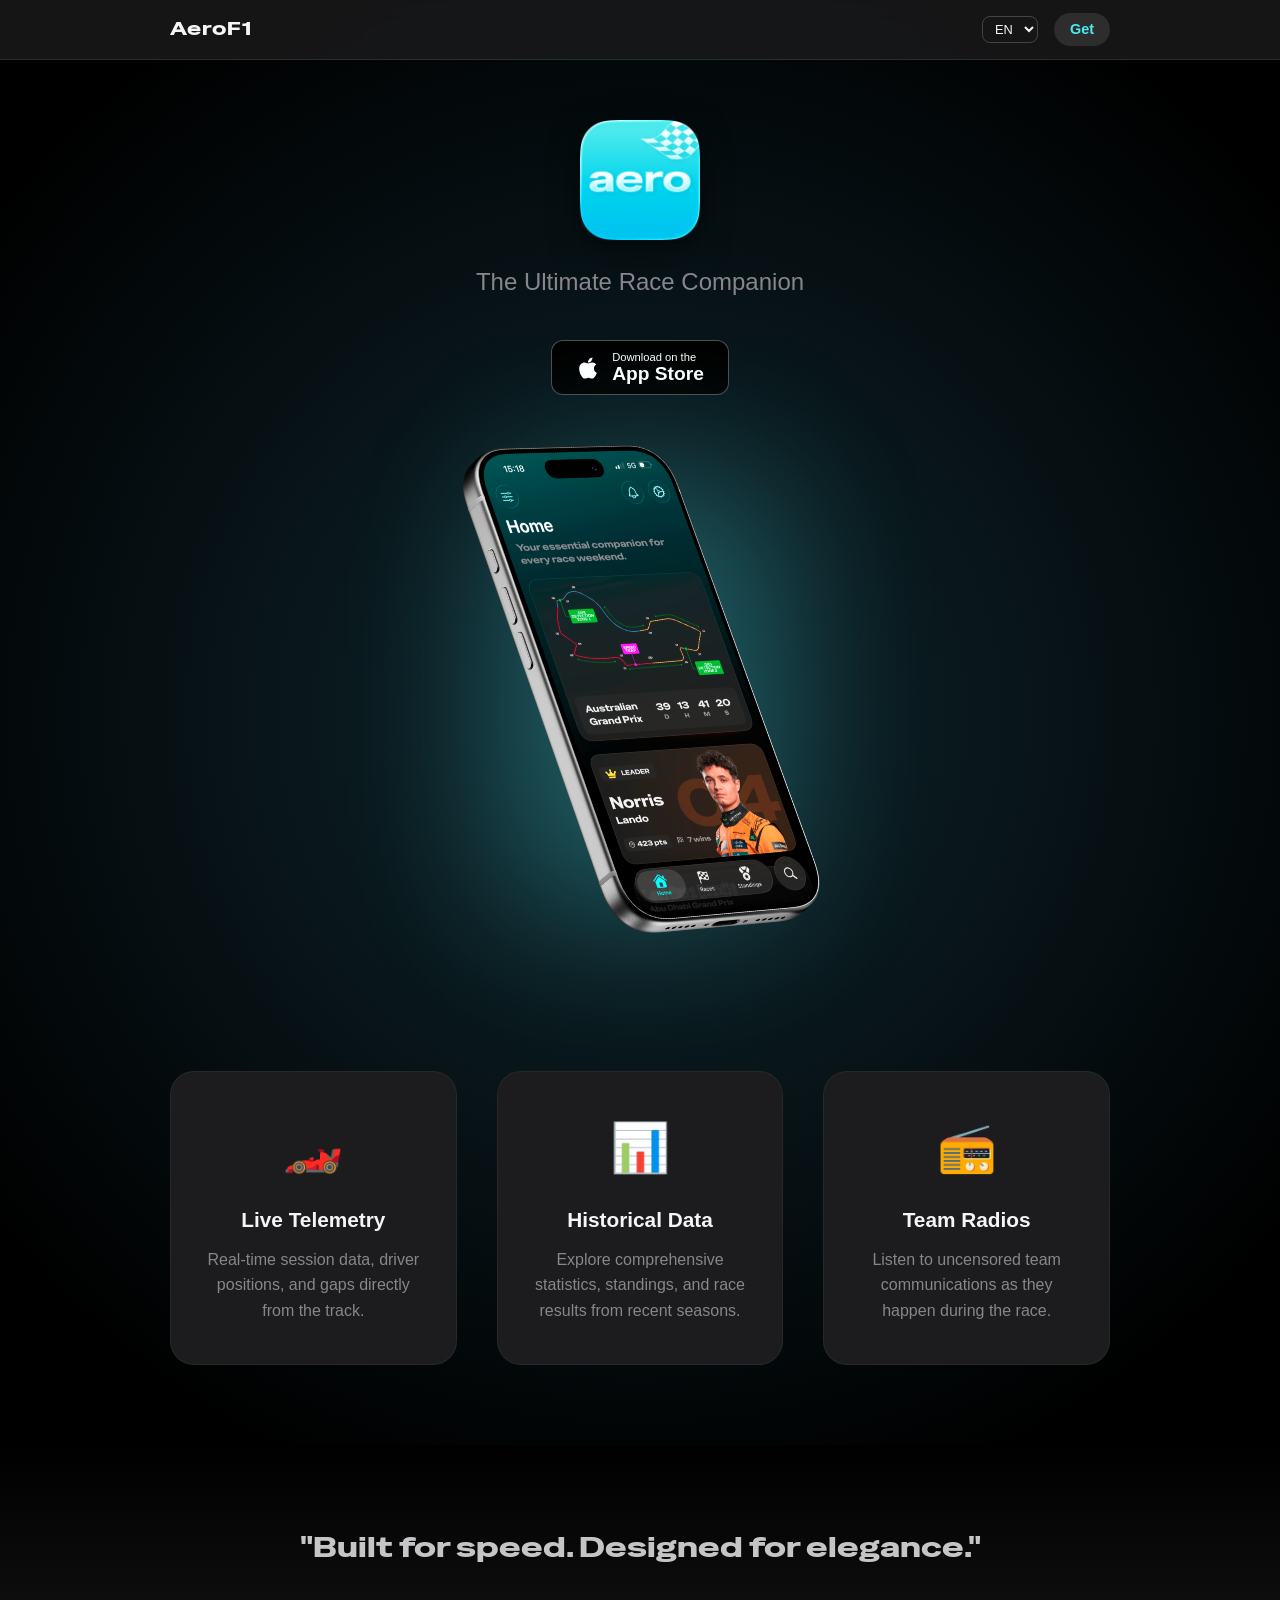
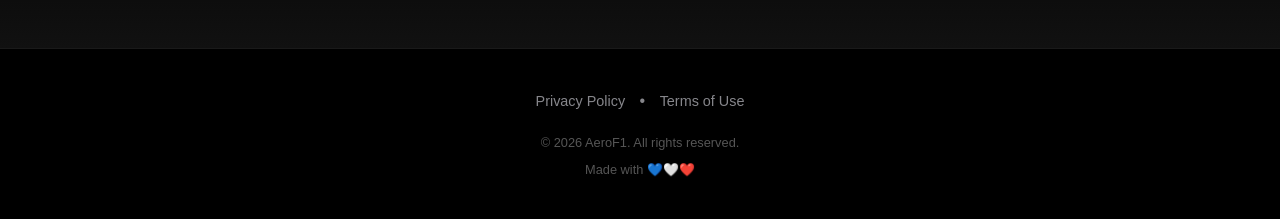
<file: index.html>
<!DOCTYPE html>
<html lang="en">

<head>

<!-- Google tag (gtag.js) -->
<script async src="https://www.googletagmanager.com/gtag/js?id=G-MBKY1VMHMM"></script>
<script>
  window.dataLayer = window.dataLayer || [];
  function gtag(){dataLayer.push(arguments);}
  gtag('js', new Date());

  gtag('config', 'G-MBKY1VMHMM');
</script>
    <meta charset="UTF-8">
    <meta name="viewport" content="width=device-width, initial-scale=1.0">
    <title>AeroF1 - The Ultimate Race Companion</title>
    <link rel="stylesheet" href="style.css">
    <link rel="icon" type="image/png" href="assets/images/app-icon.png">

    <!-- Open Graph / Social Media -->
    <meta property="og:type" content="website">
    <meta property="og:title" content="AeroF1">
    <meta property="og:description" content="The Ultimate Race Companion. Live telemetry, historical data, and team radios.">
    <meta property="og:image" content="assets/images/app-icon.png">
</head>

<body>
    <!-- Google Tag Manager (noscript) -->
    <noscript><iframe src="https://www.googletagmanager.com/ns.html?id=GTM-KXSH4BHP" height="0" width="0"
            style="display:none;visibility:hidden"></iframe></noscript>
    <!-- End Google Tag Manager (noscript) -->

    <div class="background-glow"></div>

    <nav class="glass-nav">
        <div class="nav-content">
            <div class="brand">
                <span class="nav-title">AeroF1</span>
            </div>
            <div class="nav-right">
                <select class="lang-selector" onchange="location = this.value;">
                    <option value="index.html" selected>EN</option>
                    <option value="fr/index.html">FR</option>
                    <option value="es/index.html">ES</option>
                    <option value="it/index.html">IT</option>
                    <option value="nl/index.html">NL</option>
                </select>
                <a href="#" class="get-button">Get</a>
            </div>
        </div>
    </nav>

    <main>
        <section class="hero">
            <img src="assets/images/app-icon.png" alt="AeroF1 Icon" class="hero-icon">
            <p class="hero-subtitle">The Ultimate Race Companion</p>
            
            <a href="https://apps.apple.com/app/aerof1/id6757757888" class="app-store-button">
                
                <svg class="apple-logo" xmlns="http://www.w3.org/2000/svg"
                    viewBox="0 0 384 512"><!-- Font Awesome Free 6.5.1 by @fontawesome - https://fontawesome.com License - https://fontawesome.com/license/free Copyright 2024 Fonticons, Inc. -->
                    <path
                        d="M318.7 268.7c-.2-36.7 16.4-64.4 50-84.8-18.8-26.9-47.2-41.7-84.7-44.6-35.5-2.8-74.3 20.7-88.5 20.7-15 0-49.4-19.7-76.4-19.7C63.3 141.2 4 184.8 4 273.5q0 39.3 14.4 81.2c12.8 36.7 59 126.7 107.2 125.2 25.2-.6 43-17.9 75.8-17.9 31.8 0 48.3 17.9 76.4 17.9 48.6-.7 90.4-82.5 102.6-119.3-65.2-30.7-61.7-90-61.7-91.9zm-56.6-164.2c27.3-32.4 24.8-61.9 24-72.5-24.1 1.4-52 16.4-67.9 34.9-17.5 19.8-27.8 44.3-25.6 71.9 26.1 2 49.9-11.4 69.5-34.3z" />
                </svg>
                <div class="btn-text">
                    <span class="small-text">Download on the</span>
                    <span class="big-text">App Store</span>
                </div>
            </a>

            <div class="hero-image-container">
                <img src="assets/images/app-mockup.png" alt="AeroF1 App Screenshot" class="hero-image">
                <div class="glow-behind"></div>
            </div>
        </section>

        <section class="features">
            <div class="feature-card">
                <div class="feature-icon">🏎️</div>
                <h3>Live Telemetry</h3>
                <p>Real-time session data, driver positions, and gaps directly from the track.</p>
            </div>
            <div class="feature-card">
                <div class="feature-icon">📊</div>
                <h3>Historical Data</h3>
                <p>Explore comprehensive statistics, standings, and race results from recent seasons.</p>
            </div>
            <div class="feature-card">
                <div class="feature-icon">📻</div>
                <h3>Team Radios</h3>
                <p>Listen to uncensored team communications as they happen during the race.</p>
            </div>
        </section>

        <section class="quote-section">
            <blockquote>"Built for speed. Designed for elegance."</blockquote>
        </section>
    </main>

    <footer>
        <div class="footer-links">
            <a href="privacy-policy.html">Privacy Policy</a>
            <span class="separator">•</span>
            <a href="terms-of-use.html">Terms of Use</a>
        </div>
        <p class="copyright">© 2026 AeroF1. All rights reserved.</p>
        <p class="made-with">Made with 💙🤍❤️</p>
    </footer>
</body>

</html>
</file>
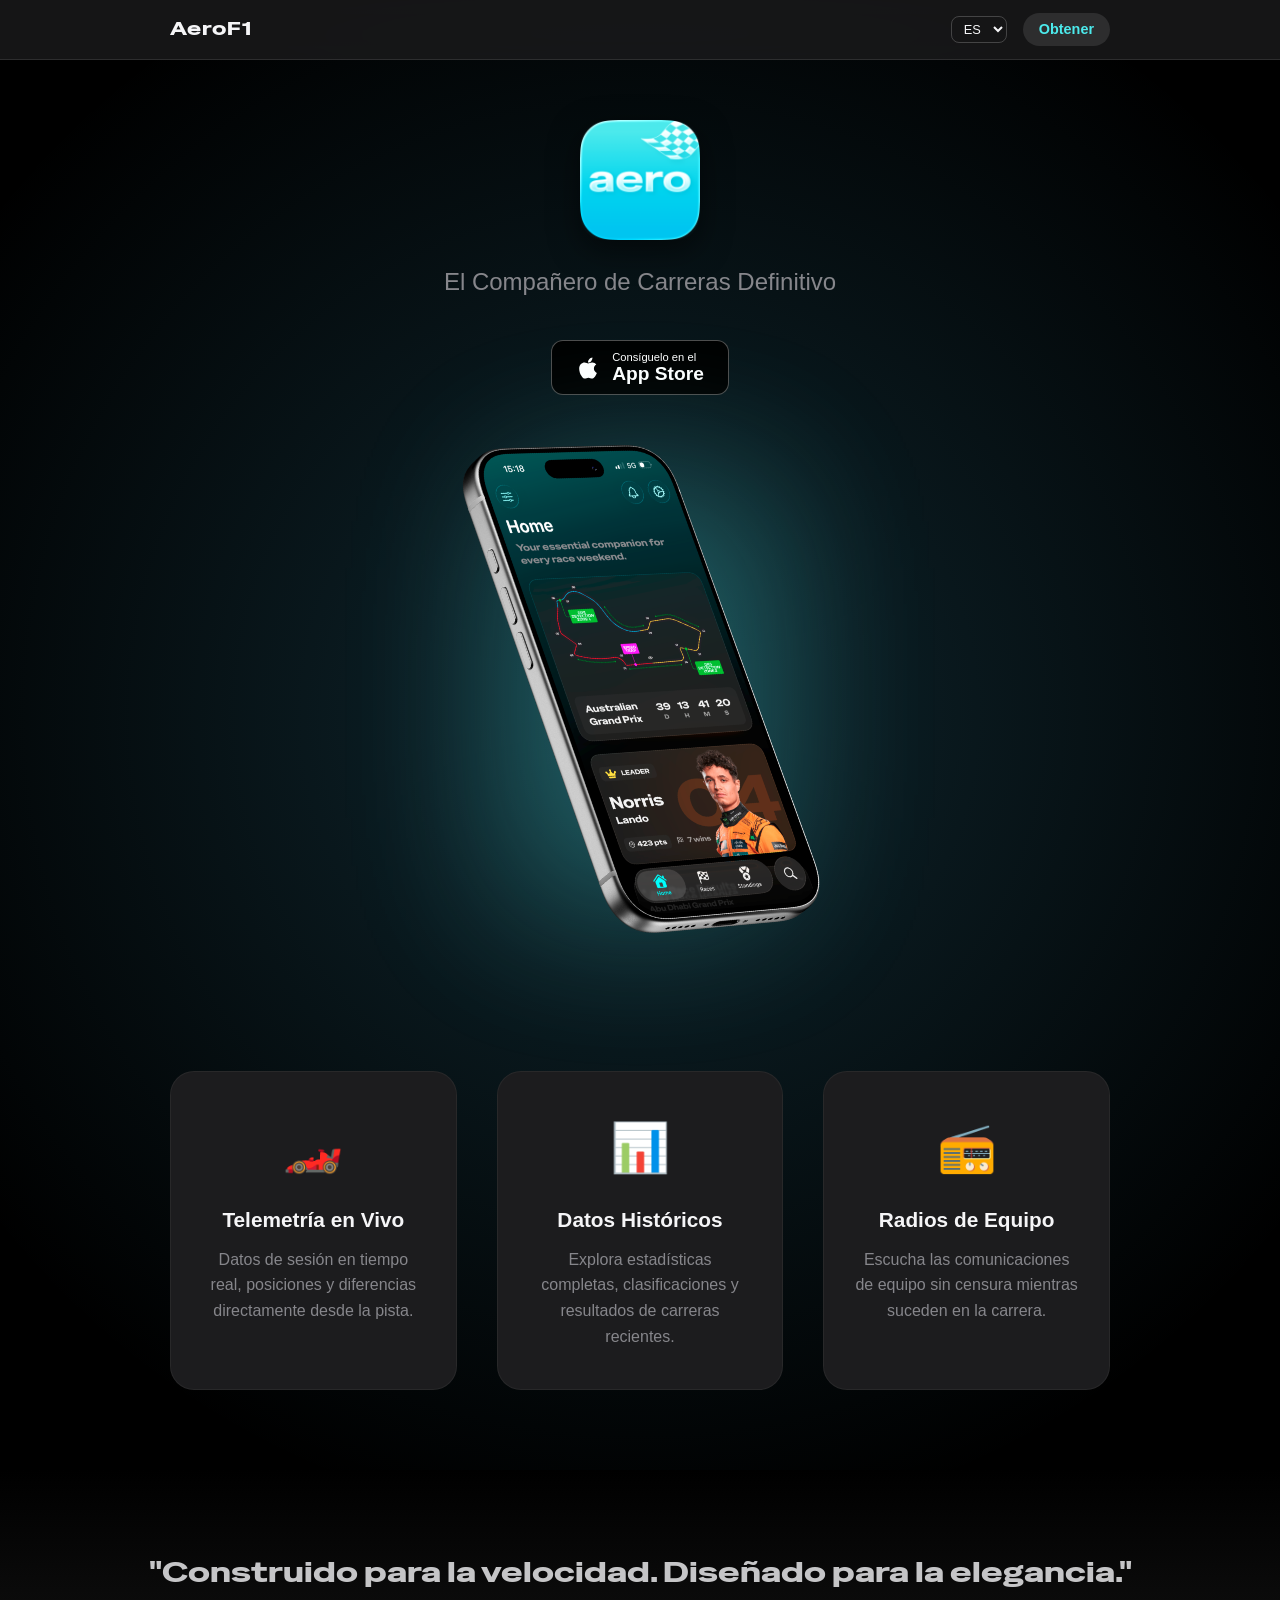
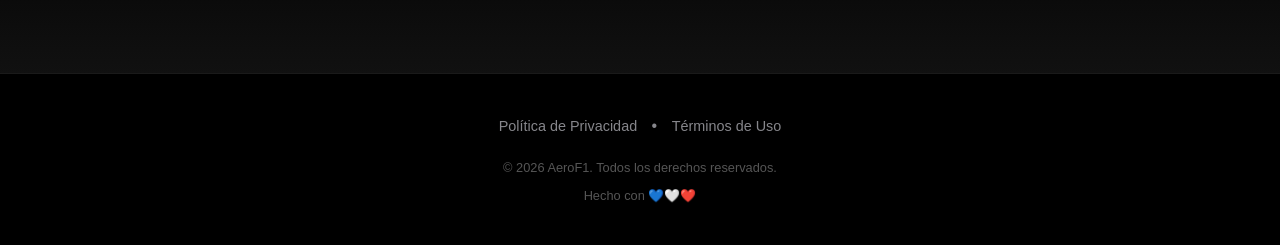
<file: es/index.html>
<!DOCTYPE html>
<html lang="es">
<head>

<!-- Google tag (gtag.js) -->
<script async src="https://www.googletagmanager.com/gtag/js?id=G-MBKY1VMHMM"></script>
<script>
  window.dataLayer = window.dataLayer || [];
  function gtag(){dataLayer.push(arguments);}
  gtag('js', new Date());

  gtag('config', 'G-MBKY1VMHMM');
</script>
    <meta charset="UTF-8">
    <meta name="viewport" content="width=device-width, initial-scale=1.0">
    <title>AeroF1 - El Compañero de Carreras Definitivo</title>
    <link rel="stylesheet" href="../style.css">
    <link rel="icon" type="image/png" href="../assets/images/app-icon.png">
    
    <meta property="og:type" content="website">
    <meta property="og:title" content="AeroF1">
    <meta property="og:description" content="El Compañero de Carreras Definitivo. Telemetría en vivo, datos históricos y radios de equipo.">
    <meta property="og:image" content="../assets/images/app-icon.png">

</head>
<body>
 <!-- Google Tag Manager (noscript) -->
    <noscript><iframe src="https://www.googletagmanager.com/ns.html?id=GTM-KXSH4BHP" height="0" width="0"
            style="display:none;visibility:hidden"></iframe></noscript>
    <!-- End Google Tag Manager (noscript) -->
    <div class="background-glow"></div>
    
    <nav class="glass-nav">
        <div class="nav-content">
            <div class="brand">
                <span class="nav-title">AeroF1</span>
            </div>
            <div class="nav-right">
                <select class="lang-selector" onchange="location = this.value;">
                    <option value="../index.html">EN</option>
                    <option value="../fr/index.html">FR</option>
                    <option value="index.html" selected>ES</option>
                    <option value="../it/index.html">IT</option>
                    <option value="../nl/index.html">NL</option>
                </select>
                <a href="#" class="get-button">Obtener</a>
            </div>
        </div>
    </nav>

    <main>
        <section class="hero">
            <img src="../assets/images/app-icon.png" alt="AeroF1 Icon" class="hero-icon">
            <p class="hero-subtitle">El Compañero de Carreras Definitivo</p>
            
            <a href="https://apps.apple.com/app/aerof1/id6757757888" class="app-store-button">
                <svg class="apple-logo" xmlns="http://www.w3.org/2000/svg" viewBox="0 0 384 512"><path d="M318.7 268.7c-.2-36.7 16.4-64.4 50-84.8-18.8-26.9-47.2-41.7-84.7-44.6-35.5-2.8-74.3 20.7-88.5 20.7-15 0-49.4-19.7-76.4-19.7C63.3 141.2 4 184.8 4 273.5q0 39.3 14.4 81.2c12.8 36.7 59 126.7 107.2 125.2 25.2-.6 43-17.9 75.8-17.9 31.8 0 48.3 17.9 76.4 17.9 48.6-.7 90.4-82.5 102.6-119.3-65.2-30.7-61.7-90-61.7-91.9zm-56.6-164.2c27.3-32.4 24.8-61.9 24-72.5-24.1 1.4-52 16.4-67.9 34.9-17.5 19.8-27.8 44.3-25.6 71.9 26.1 2 49.9-11.4 69.5-34.3z"/></svg>
                <div class="btn-text">
                    <span class="small-text">Consíguelo en el</span>
                    <span class="big-text">App Store</span>
                </div>
            </a>

            <div class="hero-image-container">
                <img src="../assets/images/app-mockup.png" alt="AeroF1 App Screenshot" class="hero-image">
                <div class="glow-behind"></div>
            </div>
        </section>

        <section class="features">
            <div class="feature-card">
                <div class="feature-icon">🏎️</div>
                <h3>Telemetría en Vivo</h3>
                <p>Datos de sesión en tiempo real, posiciones y diferencias directamente desde la pista.</p>
            </div>
            <div class="feature-card">
                <div class="feature-icon">📊</div>
                <h3>Datos Históricos</h3>
                <p>Explora estadísticas completas, clasificaciones y resultados de carreras recientes.</p>
            </div>
            <div class="feature-card">
                <div class="feature-icon">📻</div>
                <h3>Radios de Equipo</h3>
                <p>Escucha las comunicaciones de equipo sin censura mientras suceden en la carrera.</p>
            </div>
        </section>

        <section class="quote-section">
            <blockquote>"Construido para la velocidad. Diseñado para la elegancia."</blockquote>
        </section>
    </main>

    <footer>
        <div class="footer-links">
            <a href="privacy-policy.html">Política de Privacidad</a>
            <span class="separator">•</span>
            <a href="terms-of-use.html">Términos de Uso</a>
        </div>
        <p class="copyright">© 2026 AeroF1. Todos los derechos reservados.</p>
        <p class="made-with">Hecho con 💙🤍❤️</p>
    </footer>
</body>
</html>
</file>
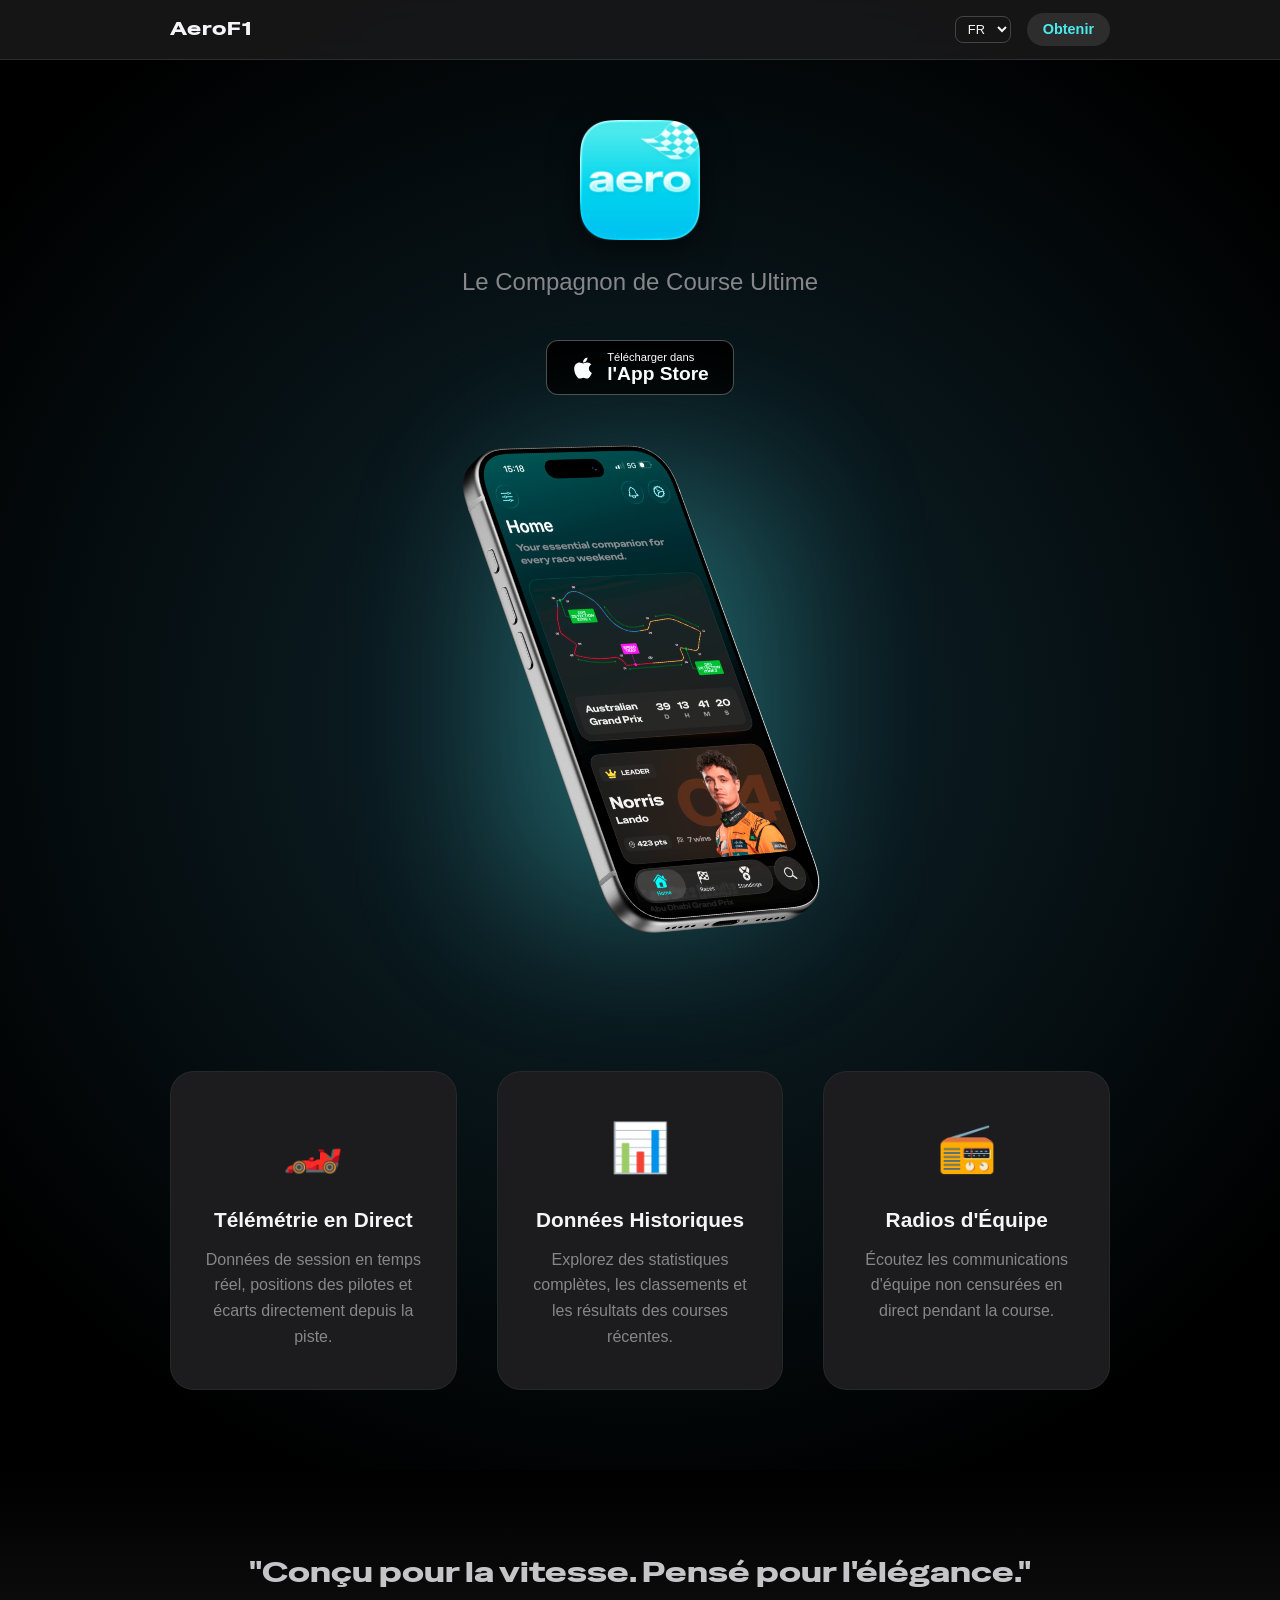
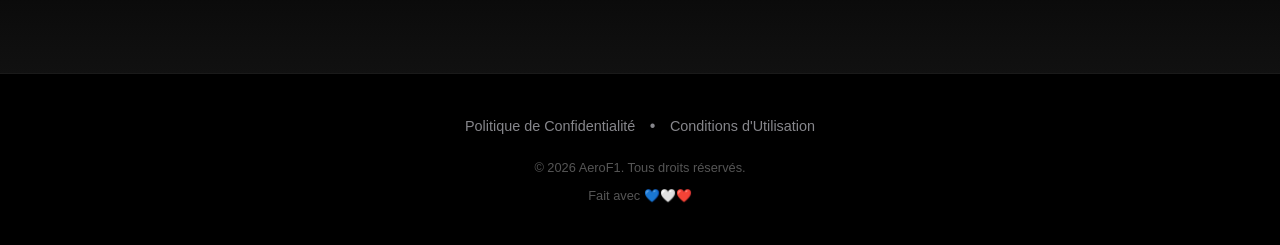
<file: fr/index.html>
<!DOCTYPE html>
<html lang="fr">
<head>

<!-- Google tag (gtag.js) -->
<script async src="https://www.googletagmanager.com/gtag/js?id=G-MBKY1VMHMM"></script>
<script>
  window.dataLayer = window.dataLayer || [];
  function gtag(){dataLayer.push(arguments);}
  gtag('js', new Date());

  gtag('config', 'G-MBKY1VMHMM');
</script>
    <meta charset="UTF-8">
    <meta name="viewport" content="width=device-width, initial-scale=1.0">
    <title>AeroF1 - Le Compagnon de Course Ultime</title>
    <link rel="stylesheet" href="../style.css">
    <link rel="icon" type="image/png" href="../assets/images/app-icon.png">
    
    <meta property="og:type" content="website">
    <meta property="og:title" content="AeroF1">
    <meta property="og:description" content="Le Compagnon de Course Ultime. Télémétrie en direct, données historiques et radios d'équipe.">
    <meta property="og:image" content="../assets/images/app-icon.png">


</head>
<body>
 <!-- Google Tag Manager (noscript) -->
    <noscript><iframe src="https://www.googletagmanager.com/ns.html?id=GTM-KXSH4BHP" height="0" width="0"
            style="display:none;visibility:hidden"></iframe></noscript>
    <!-- End Google Tag Manager (noscript) -->
    <div class="background-glow"></div>
    
    <nav class="glass-nav">
        <div class="nav-content">
            <div class="brand">
                <span class="nav-title">AeroF1</span>
            </div>
            <div class="nav-right">
                <select class="lang-selector" onchange="location = this.value;">
                    <option value="../index.html">EN</option>
                    <option value="index.html" selected>FR</option>
                    <option value="../es/index.html">ES</option>
                    <option value="../it/index.html">IT</option>
                    <option value="../nl/index.html">NL</option>
                </select>
                <a href="#" class="get-button">Obtenir</a>
            </div>
        </div>
    </nav>

    <main>
        <section class="hero">
            <img src="../assets/images/app-icon.png" alt="AeroF1 Icon" class="hero-icon">
            <p class="hero-subtitle">Le Compagnon de Course Ultime</p>
            
            <a href="https://apps.apple.com/app/aerof1/id6757757888" class="app-store-button">
                <svg class="apple-logo" xmlns="http://www.w3.org/2000/svg" viewBox="0 0 384 512"><path d="M318.7 268.7c-.2-36.7 16.4-64.4 50-84.8-18.8-26.9-47.2-41.7-84.7-44.6-35.5-2.8-74.3 20.7-88.5 20.7-15 0-49.4-19.7-76.4-19.7C63.3 141.2 4 184.8 4 273.5q0 39.3 14.4 81.2c12.8 36.7 59 126.7 107.2 125.2 25.2-.6 43-17.9 75.8-17.9 31.8 0 48.3 17.9 76.4 17.9 48.6-.7 90.4-82.5 102.6-119.3-65.2-30.7-61.7-90-61.7-91.9zm-56.6-164.2c27.3-32.4 24.8-61.9 24-72.5-24.1 1.4-52 16.4-67.9 34.9-17.5 19.8-27.8 44.3-25.6 71.9 26.1 2 49.9-11.4 69.5-34.3z"/></svg>
                <div class="btn-text">
                    <span class="small-text">Télécharger dans</span>
                    <span class="big-text">l'App Store</span>
                </div>
            </a>

            <div class="hero-image-container">
                <img src="../assets/images/app-mockup.png" alt="AeroF1 App Screenshot" class="hero-image">
                <div class="glow-behind"></div>
            </div>
        </section>

        <section class="features">
            <div class="feature-card">
                <div class="feature-icon">🏎️</div>
                <h3>Télémétrie en Direct</h3>
                <p>Données de session en temps réel, positions des pilotes et écarts directement depuis la piste.</p>
            </div>
            <div class="feature-card">
                <div class="feature-icon">📊</div>
                <h3>Données Historiques</h3>
                <p>Explorez des statistiques complètes, les classements et les résultats des courses récentes.</p>
            </div>
            <div class="feature-card">
                <div class="feature-icon">📻</div>
                <h3>Radios d'Équipe</h3>
                <p>Écoutez les communications d'équipe non censurées en direct pendant la course.</p>
            </div>
        </section>

        <section class="quote-section">
            <blockquote>"Conçu pour la vitesse. Pensé pour l'élégance."</blockquote>
        </section>
    </main>

    <footer>
        <div class="footer-links">
            <a href="privacy-policy.html">Politique de Confidentialité</a>
            <span class="separator">•</span>
            <a href="terms-of-use.html">Conditions d'Utilisation</a>
        </div>
        <p class="copyright">© 2026 AeroF1. Tous droits réservés.</p>
        <p class="made-with">Fait avec 💙🤍❤️</p>
    </footer>
</body>
</html>
</file>
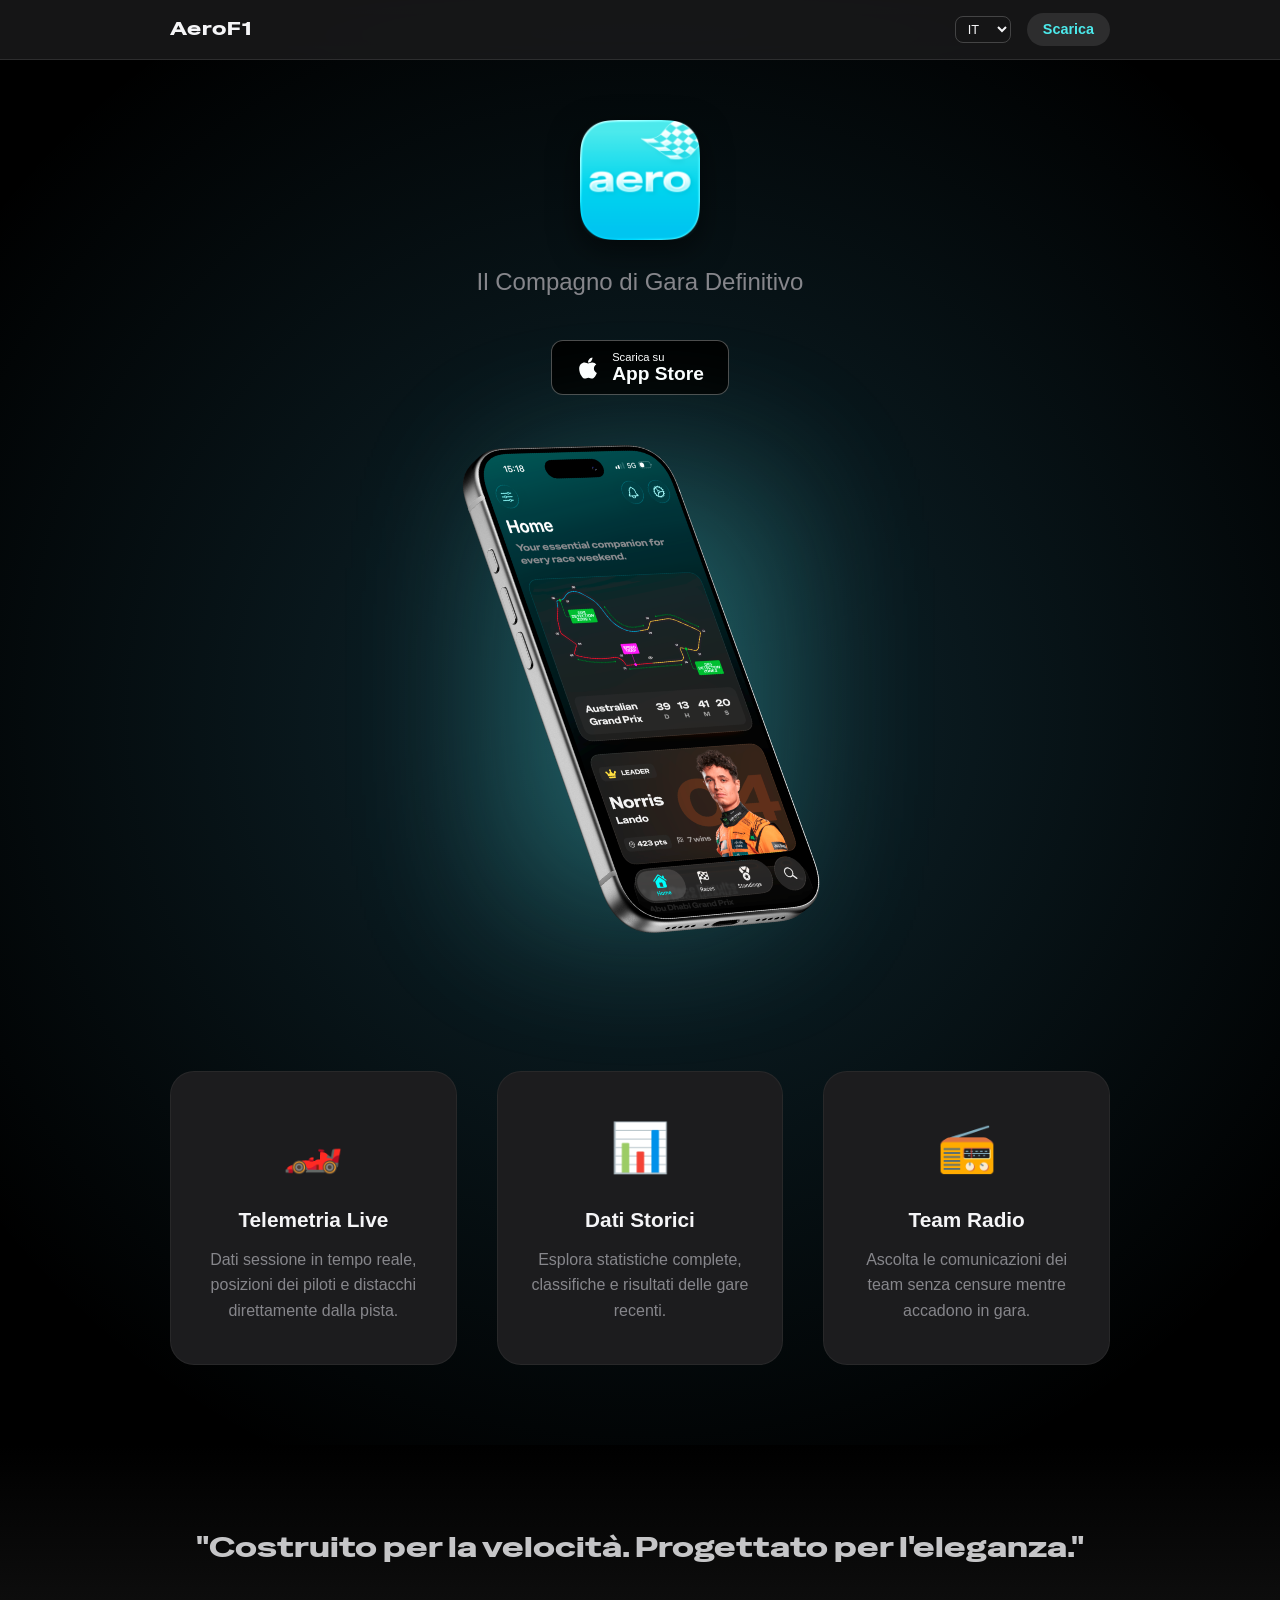
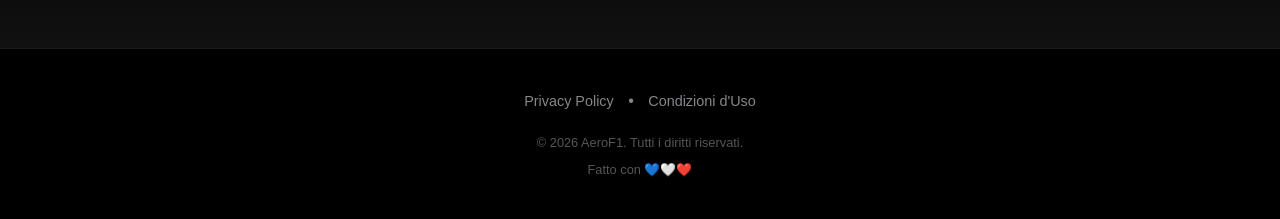
<file: it/index.html>
<!DOCTYPE html>
<html lang="it">
<head>

<!-- Google tag (gtag.js) -->
<script async src="https://www.googletagmanager.com/gtag/js?id=G-MBKY1VMHMM"></script>
<script>
  window.dataLayer = window.dataLayer || [];
  function gtag(){dataLayer.push(arguments);}
  gtag('js', new Date());

  gtag('config', 'G-MBKY1VMHMM');
</script>
    <meta charset="UTF-8">
    <meta name="viewport" content="width=device-width, initial-scale=1.0">
    <title>AeroF1 - Il Compagno di Gara Definitivo</title>
    <link rel="stylesheet" href="../style.css">
    <link rel="icon" type="image/png" href="../assets/images/app-icon.png">
    
    <meta property="og:type" content="website">
    <meta property="og:title" content="AeroF1">
    <meta property="og:description" content="Il Compagno di Gara Definitivo. Telemetria in diretta, dati storici e team radio.">
    <meta property="og:image" content="../assets/images/app-icon.png">


</head>
<body>
 <!-- Google Tag Manager (noscript) -->
    <noscript><iframe src="https://www.googletagmanager.com/ns.html?id=GTM-KXSH4BHP" height="0" width="0"
            style="display:none;visibility:hidden"></iframe></noscript>
    <!-- End Google Tag Manager (noscript) -->
    <div class="background-glow"></div>
    
    <nav class="glass-nav">
        <div class="nav-content">
            <div class="brand">
                <span class="nav-title">AeroF1</span>
            </div>
            <div class="nav-right">
                <select class="lang-selector" onchange="location = this.value;">
                    <option value="../index.html">EN</option>
                    <option value="../fr/index.html">FR</option>
                    <option value="../es/index.html">ES</option>
                    <option value="index.html" selected>IT</option>
                    <option value="../nl/index.html">NL</option>
                </select>
                <a href="#" class="get-button">Scarica</a>
            </div>
        </div>
    </nav>

    <main>
        <section class="hero">
            <img src="../assets/images/app-icon.png" alt="AeroF1 Icon" class="hero-icon">
            <p class="hero-subtitle">Il Compagno di Gara Definitivo</p>
            
            <a href="https://apps.apple.com/app/aerof1/id6757757888" class="app-store-button">
                <svg class="apple-logo" xmlns="http://www.w3.org/2000/svg" viewBox="0 0 384 512"><path d="M318.7 268.7c-.2-36.7 16.4-64.4 50-84.8-18.8-26.9-47.2-41.7-84.7-44.6-35.5-2.8-74.3 20.7-88.5 20.7-15 0-49.4-19.7-76.4-19.7C63.3 141.2 4 184.8 4 273.5q0 39.3 14.4 81.2c12.8 36.7 59 126.7 107.2 125.2 25.2-.6 43-17.9 75.8-17.9 31.8 0 48.3 17.9 76.4 17.9 48.6-.7 90.4-82.5 102.6-119.3-65.2-30.7-61.7-90-61.7-91.9zm-56.6-164.2c27.3-32.4 24.8-61.9 24-72.5-24.1 1.4-52 16.4-67.9 34.9-17.5 19.8-27.8 44.3-25.6 71.9 26.1 2 49.9-11.4 69.5-34.3z"/></svg>
                <div class="btn-text">
                    <span class="small-text">Scarica su</span>
                    <span class="big-text">App Store</span>
                </div>
            </a>

            <div class="hero-image-container">
                <img src="../assets/images/app-mockup.png" alt="AeroF1 App Screenshot" class="hero-image">
                <div class="glow-behind"></div>
            </div>
        </section>

        <section class="features">
            <div class="feature-card">
                <div class="feature-icon">🏎️</div>
                <h3>Telemetria Live</h3>
                <p>Dati sessione in tempo reale, posizioni dei piloti e distacchi direttamente dalla pista.</p>
            </div>
            <div class="feature-card">
                <div class="feature-icon">📊</div>
                <h3>Dati Storici</h3>
                <p>Esplora statistiche complete, classifiche e risultati delle gare recenti.</p>
            </div>
            <div class="feature-card">
                <div class="feature-icon">📻</div>
                <h3>Team Radio</h3>
                <p>Ascolta le comunicazioni dei team senza censure mentre accadono in gara.</p>
            </div>
        </section>

        <section class="quote-section">
            <blockquote>"Costruito per la velocità. Progettato per l'eleganza."</blockquote>
        </section>
    </main>

    <footer>
        <div class="footer-links">
            <a href="privacy-policy.html">Privacy Policy</a>
            <span class="separator">•</span>
            <a href="terms-of-use.html">Condizioni d'Uso</a>
        </div>
        <p class="copyright">© 2026 AeroF1. Tutti i diritti riservati.</p>
        <p class="made-with">Fatto con 💙🤍❤️</p>
    </footer>
</body>
</html>
</file>
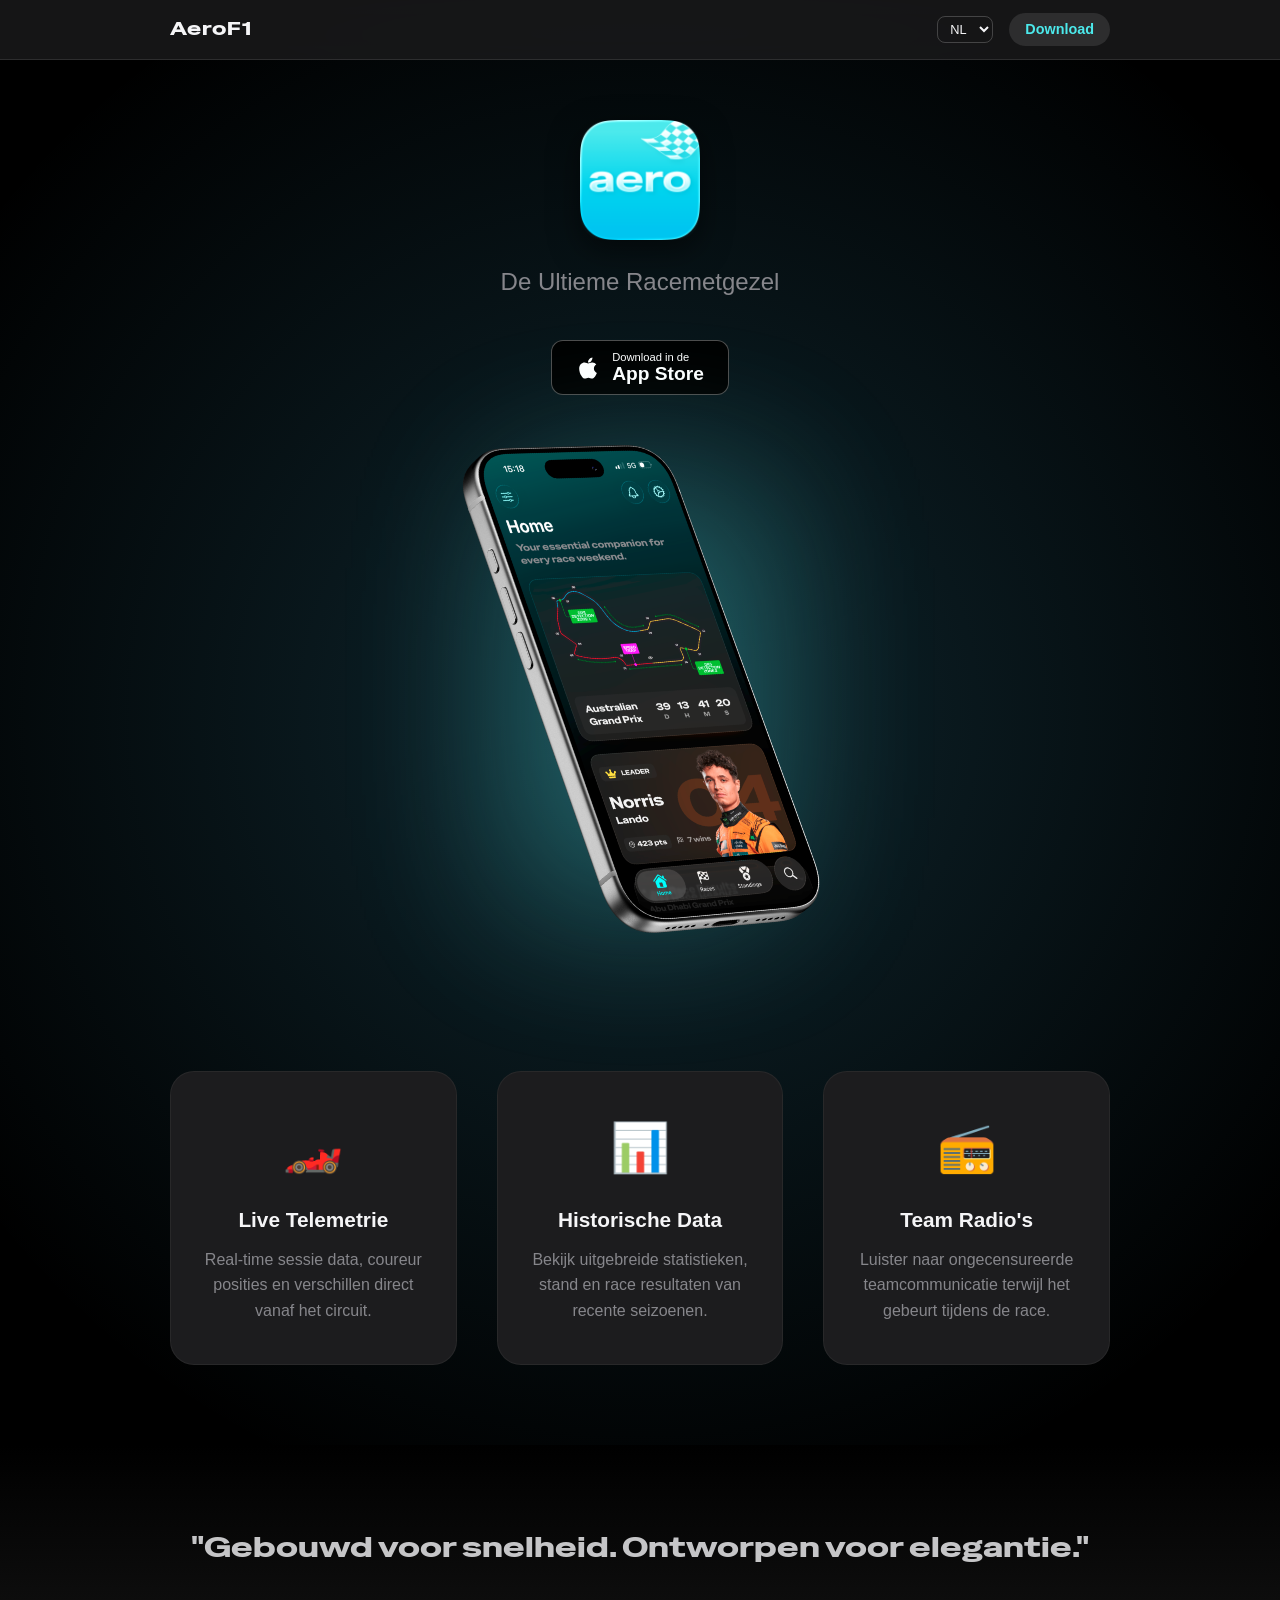
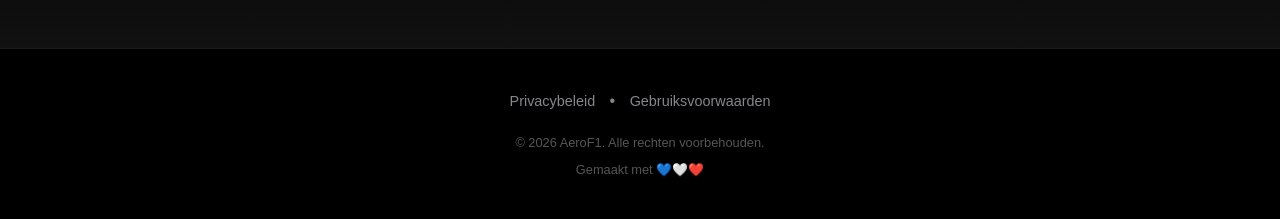
<file: nl/index.html>
<!DOCTYPE html>
<html lang="nl">
<head>

<!-- Google tag (gtag.js) -->
<script async src="https://www.googletagmanager.com/gtag/js?id=G-MBKY1VMHMM"></script>
<script>
  window.dataLayer = window.dataLayer || [];
  function gtag(){dataLayer.push(arguments);}
  gtag('js', new Date());

  gtag('config', 'G-MBKY1VMHMM');
</script>
    <meta charset="UTF-8">
    <meta name="viewport" content="width=device-width, initial-scale=1.0">
    <title>AeroF1 - De Ultieme Racemetgezel</title>
    <link rel="stylesheet" href="../style.css">
    <link rel="icon" type="image/png" href="../assets/images/app-icon.png">
    
    <meta property="og:type" content="website">
    <meta property="og:title" content="AeroF1">
    <meta property="og:description" content="De Ultieme Racemetgezel. Live telemetrie, historische data en teamradio's.">
    <meta property="og:image" content="../assets/images/app-icon.png">


</head>
<body>
 <!-- Google Tag Manager (noscript) -->
    <noscript><iframe src="https://www.googletagmanager.com/ns.html?id=GTM-KXSH4BHP" height="0" width="0"
            style="display:none;visibility:hidden"></iframe></noscript>
    <!-- End Google Tag Manager (noscript) -->
    <div class="background-glow"></div>
    
    <nav class="glass-nav">
        <div class="nav-content">
            <div class="brand">
                <span class="nav-title">AeroF1</span>
            </div>
            <div class="nav-right">
                <select class="lang-selector" onchange="location = this.value;">
                    <option value="../index.html">EN</option>
                    <option value="../fr/index.html">FR</option>
                    <option value="../es/index.html">ES</option>
                    <option value="../it/index.html">IT</option>
                    <option value="index.html" selected>NL</option>
                </select>
                <a href="#" class="get-button">Download</a>
            </div>
        </div>
    </nav>

    <main>
        <section class="hero">
            <img src="../assets/images/app-icon.png" alt="AeroF1 Icon" class="hero-icon">
            <p class="hero-subtitle">De Ultieme Racemetgezel</p>
            
            <a href="https://apps.apple.com/app/aerof1/id6757757888" class="app-store-button">
                <svg class="apple-logo" xmlns="http://www.w3.org/2000/svg" viewBox="0 0 384 512"><path d="M318.7 268.7c-.2-36.7 16.4-64.4 50-84.8-18.8-26.9-47.2-41.7-84.7-44.6-35.5-2.8-74.3 20.7-88.5 20.7-15 0-49.4-19.7-76.4-19.7C63.3 141.2 4 184.8 4 273.5q0 39.3 14.4 81.2c12.8 36.7 59 126.7 107.2 125.2 25.2-.6 43-17.9 75.8-17.9 31.8 0 48.3 17.9 76.4 17.9 48.6-.7 90.4-82.5 102.6-119.3-65.2-30.7-61.7-90-61.7-91.9zm-56.6-164.2c27.3-32.4 24.8-61.9 24-72.5-24.1 1.4-52 16.4-67.9 34.9-17.5 19.8-27.8 44.3-25.6 71.9 26.1 2 49.9-11.4 69.5-34.3z"/></svg>
                <div class="btn-text">
                    <span class="small-text">Download in de</span>
                    <span class="big-text">App Store</span>
                </div>
            </a>

            <div class="hero-image-container">
                <img src="../assets/images/app-mockup.png" alt="AeroF1 App Screenshot" class="hero-image">
                <div class="glow-behind"></div>
            </div>
        </section>

        <section class="features">
            <div class="feature-card">
                <div class="feature-icon">🏎️</div>
                <h3>Live Telemetrie</h3>
                <p>Real-time sessie data, coureur posities en verschillen direct vanaf het circuit.</p>
            </div>
            <div class="feature-card">
                <div class="feature-icon">📊</div>
                <h3>Historische Data</h3>
                <p>Bekijk uitgebreide statistieken, stand en race resultaten van recente seizoenen.</p>
            </div>
            <div class="feature-card">
                <div class="feature-icon">📻</div>
                <h3>Team Radio's</h3>
                <p>Luister naar ongecensureerde teamcommunicatie terwijl het gebeurt tijdens de race.</p>
            </div>
        </section>

        <section class="quote-section">
            <blockquote>"Gebouwd voor snelheid. Ontworpen voor elegantie."</blockquote>
        </section>
    </main>

    <footer>
        <div class="footer-links">
            <a href="privacy-policy.html">Privacybeleid</a>
            <span class="separator">•</span>
            <a href="terms-of-use.html">Gebruiksvoorwaarden</a>
        </div>
        <p class="copyright">© 2026 AeroF1. Alle rechten voorbehouden.</p>
        <p class="made-with">Gemaakt met 💙🤍❤️</p>
    </footer>
</body>
</html>
</file>
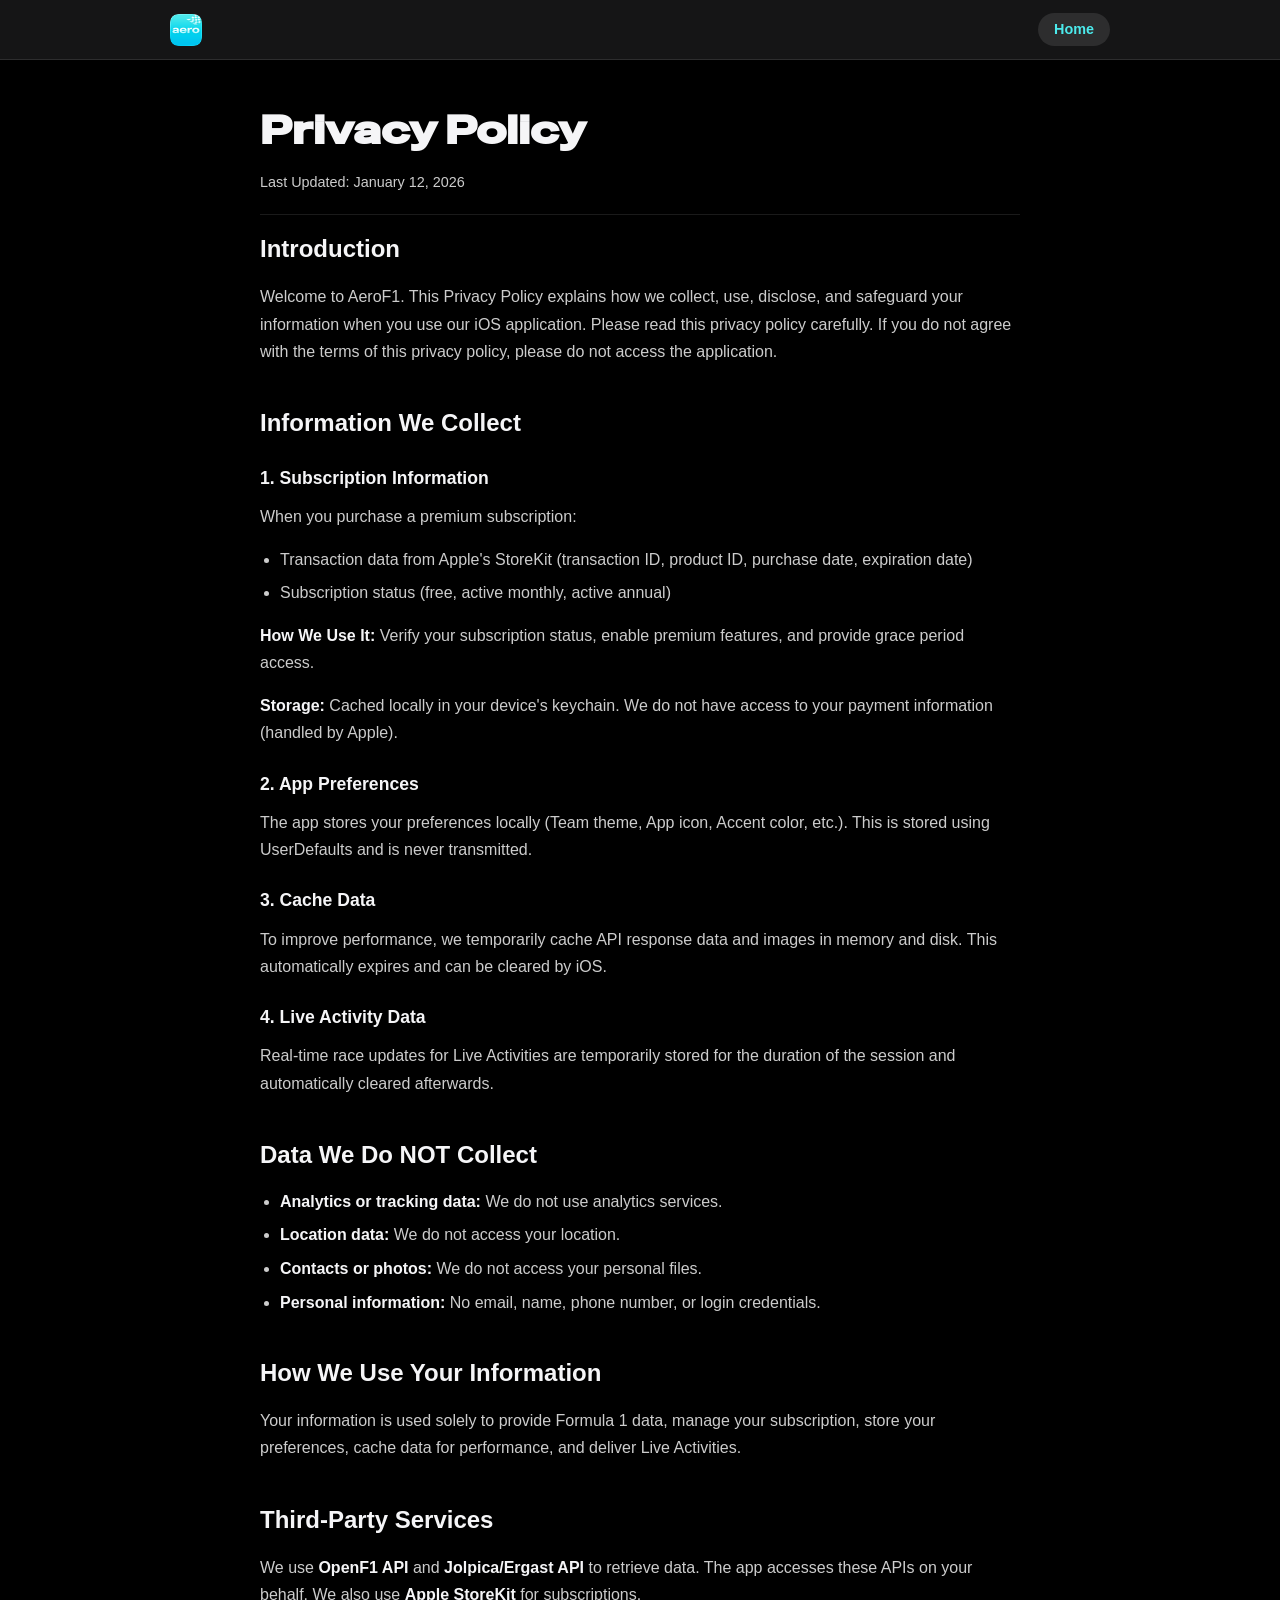
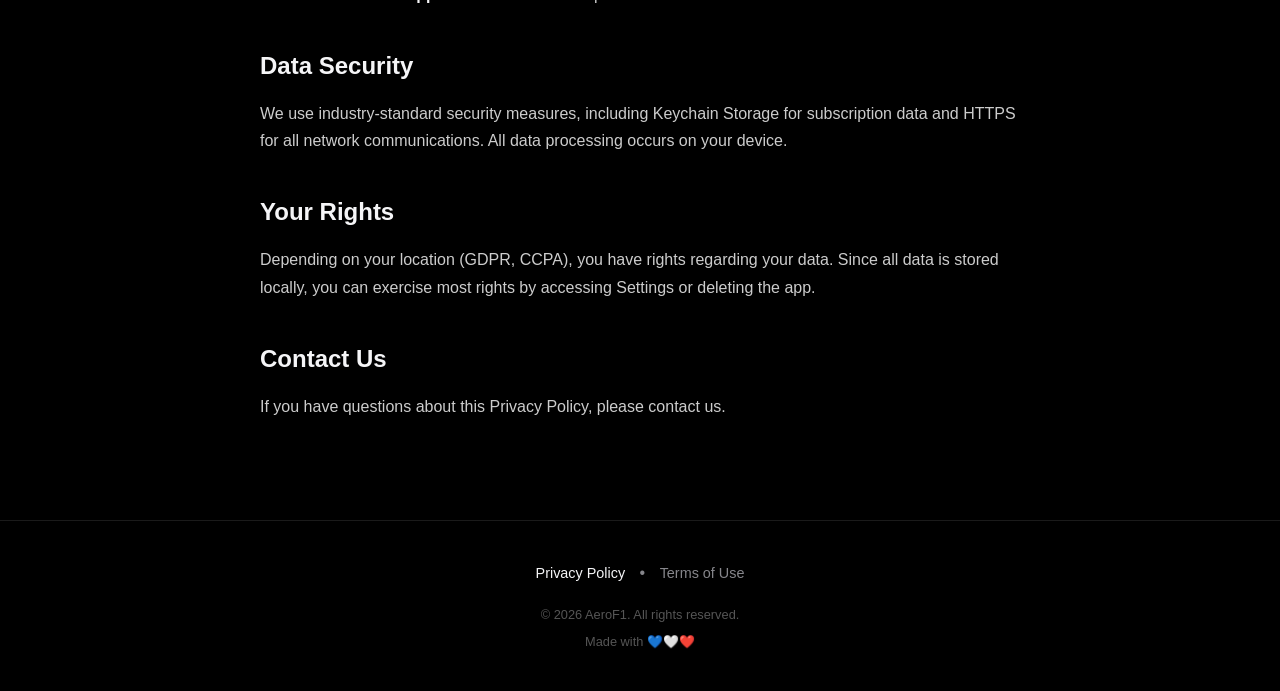
<file: privacy-policy.html>
<!DOCTYPE html>
<html lang="en">
<head>

<!-- Google tag (gtag.js) -->
<script async src="https://www.googletagmanager.com/gtag/js?id=G-MBKY1VMHMM"></script>
<script>
  window.dataLayer = window.dataLayer || [];
  function gtag(){dataLayer.push(arguments);}
  gtag('js', new Date());

  gtag('config', 'G-MBKY1VMHMM');
</script>
    <meta charset="UTF-8">
    <meta name="viewport" content="width=device-width, initial-scale=1.0">
    <title>Privacy Policy - AeroF1</title>
    <link rel="stylesheet" href="style.css">
    <link rel="icon" type="image/png" href="assets/images/app-icon.png">


</head>
<body>
 <!-- Google Tag Manager (noscript) -->
    <noscript><iframe src="https://www.googletagmanager.com/ns.html?id=GTM-KXSH4BHP" height="0" width="0"
            style="display:none;visibility:hidden"></iframe></noscript>
    <!-- End Google Tag Manager (noscript) -->
    <nav class="glass-nav">
        <div class="nav-content">
            <a href="index.html" class="brand" style="text-decoration: none;">
                <img src="assets/images/app-icon.png" alt="AeroF1 Logo" class="nav-logo">
            </a>
            <a href="index.html" class="get-button">Home</a>
        </div>
    </nav>

    <main class="legal-page">
        <div class="legal-content">
            <h1>Privacy Policy</h1>
            <p class="last-updated">Last Updated: January 12, 2026</p>

            <section>
                <h2>Introduction</h2>
                <p>Welcome to AeroF1. This Privacy Policy explains how we collect, use, disclose, and safeguard your information when you use our iOS application. Please read this privacy policy carefully. If you do not agree with the terms of this privacy policy, please do not access the application.</p>
            </section>

            <section>
                <h2>Information We Collect</h2>
                
                <h3>1. Subscription Information</h3>
                <p>When you purchase a premium subscription:</p>
                <ul>
                    <li>Transaction data from Apple's StoreKit (transaction ID, product ID, purchase date, expiration date)</li>
                    <li>Subscription status (free, active monthly, active annual)</li>
                </ul>
                <p><strong>How We Use It:</strong> Verify your subscription status, enable premium features, and provide grace period access.</p>
                <p><strong>Storage:</strong> Cached locally in your device's keychain. We do not have access to your payment information (handled by Apple).</p>

                <h3>2. App Preferences</h3>
                <p>The app stores your preferences locally (Team theme, App icon, Accent color, etc.). This is stored using UserDefaults and is never transmitted.</p>

                <h3>3. Cache Data</h3>
                <p>To improve performance, we temporarily cache API response data and images in memory and disk. This automatically expires and can be cleared by iOS.</p>

                <h3>4. Live Activity Data</h3>
                <p>Real-time race updates for Live Activities are temporarily stored for the duration of the session and automatically cleared afterwards.</p>
            </section>

            <section>
                <h2>Data We Do NOT Collect</h2>
                <ul>
                    <li><strong>Analytics or tracking data:</strong> We do not use analytics services.</li>
                    <li><strong>Location data:</strong> We do not access your location.</li>
                    <li><strong>Contacts or photos:</strong> We do not access your personal files.</li>
                    <li><strong>Personal information:</strong> No email, name, phone number, or login credentials.</li>
                </ul>
            </section>

            <section>
                <h2>How We Use Your Information</h2>
                <p>Your information is used solely to provide Formula 1 data, manage your subscription, store your preferences, cache data for performance, and deliver Live Activities.</p>
            </section>

            <section>
                <h2>Third-Party Services</h2>
                <p>We use <strong>OpenF1 API</strong> and <strong>Jolpica/Ergast API</strong> to retrieve data. The app accesses these APIs on your behalf. We also use <strong>Apple StoreKit</strong> for subscriptions.</p>
            </section>

            <section>
                <h2>Data Security</h2>
                <p>We use industry-standard security measures, including Keychain Storage for subscription data and HTTPS for all network communications. All data processing occurs on your device.</p>
            </section>

            <section>
                <h2>Your Rights</h2>
                <p>Depending on your location (GDPR, CCPA), you have rights regarding your data. Since all data is stored locally, you can exercise most rights by accessing Settings or deleting the app.</p>
            </section>

            <section>
                <h2>Contact Us</h2>
                <p>If you have questions about this Privacy Policy, please contact us.</p>
            </section>
        </div>
    </main>

    <footer>
        <div class="footer-links">
            <a href="privacy-policy.html" class="active">Privacy Policy</a>
            <span class="separator">•</span>
            <a href="terms-of-use.html">Terms of Use</a>
        </div>
        <p class="copyright">© 2026 AeroF1. All rights reserved.</p>
        <p class="made-with">Made with 💙🤍❤️</p>
    </footer>
</body>
</html>
</file>
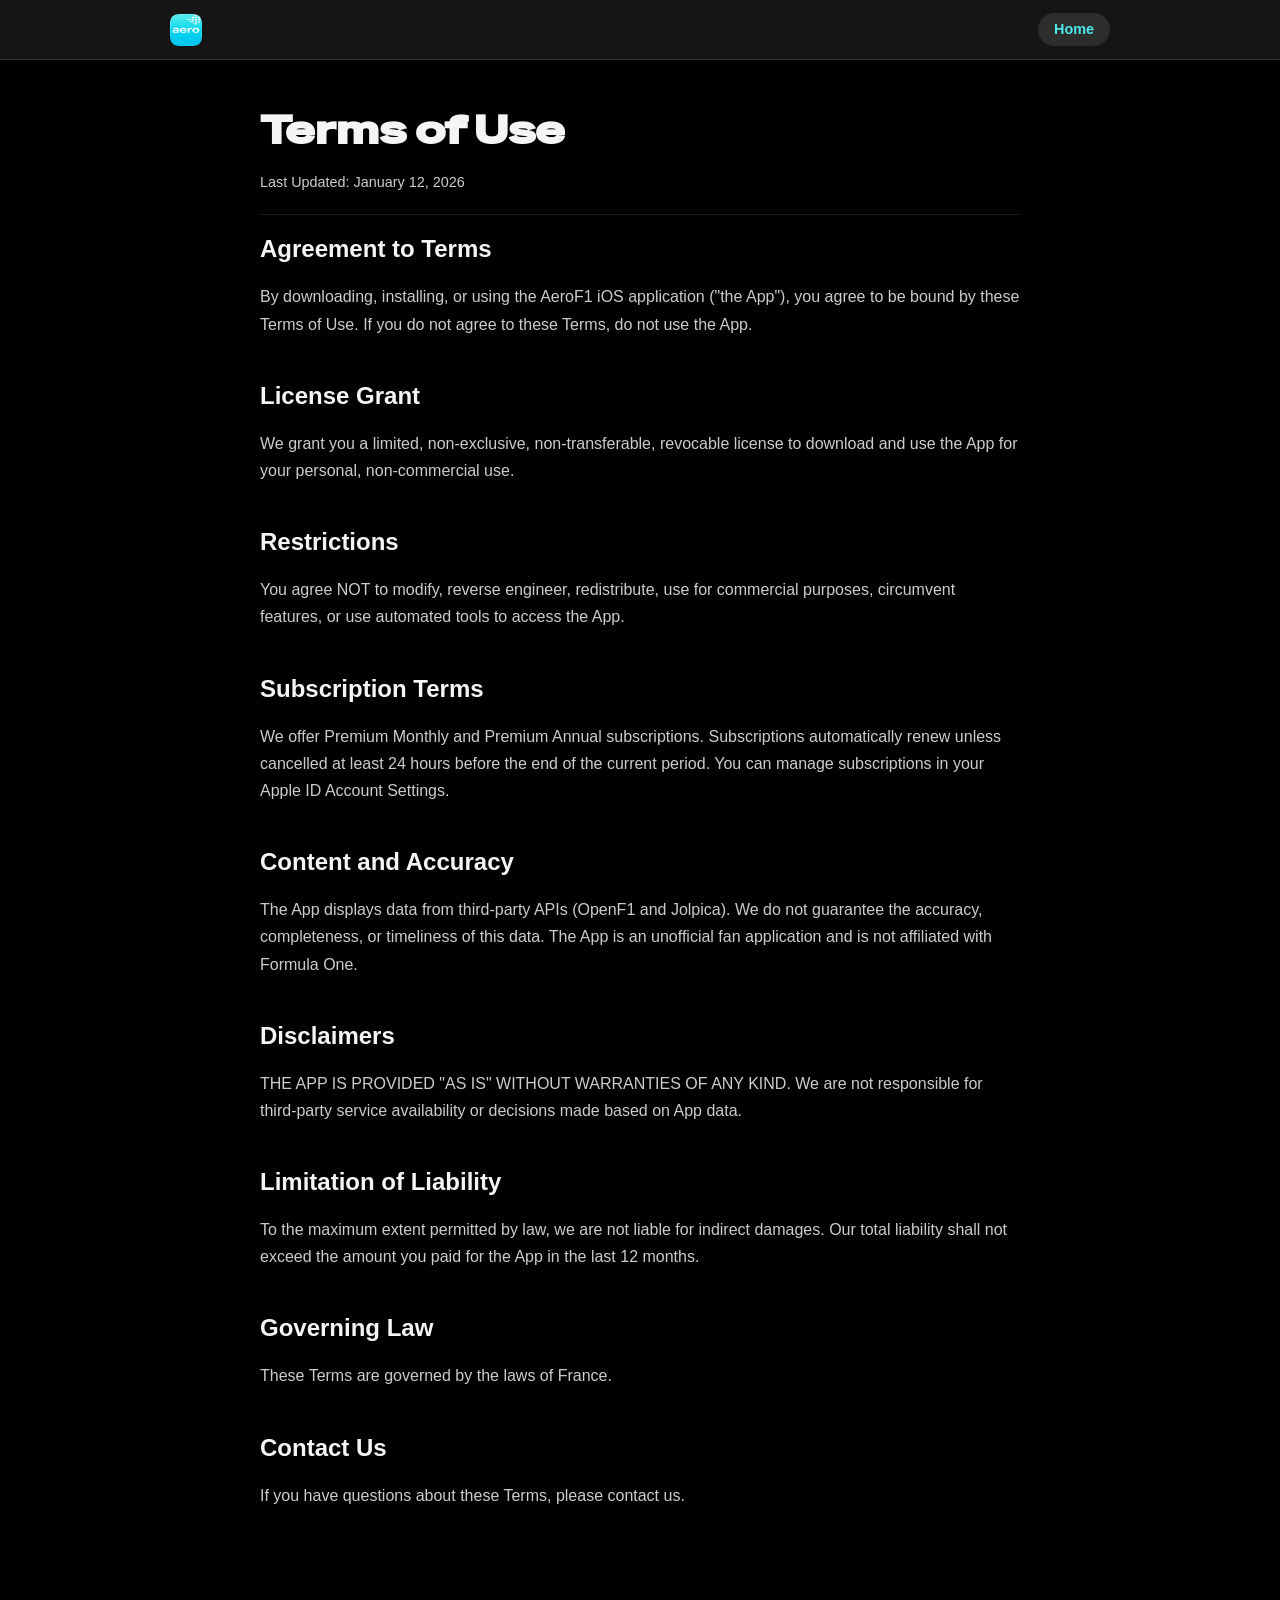
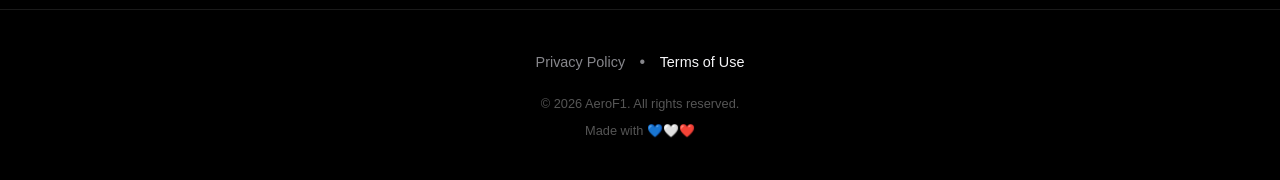
<file: terms-of-use.html>
<!DOCTYPE html>
<html lang="en">
<head>

<!-- Google tag (gtag.js) -->
<script async src="https://www.googletagmanager.com/gtag/js?id=G-MBKY1VMHMM"></script>
<script>
  window.dataLayer = window.dataLayer || [];
  function gtag(){dataLayer.push(arguments);}
  gtag('js', new Date());

  gtag('config', 'G-MBKY1VMHMM');
</script>
    <meta charset="UTF-8">
    <meta name="viewport" content="width=device-width, initial-scale=1.0">
    <title>Terms of Use - AeroF1</title>
    <link rel="stylesheet" href="style.css">
    <link rel="icon" type="image/png" href="assets/images/app-icon.png">


</head>
<body>
 <!-- Google Tag Manager (noscript) -->
    <noscript><iframe src="https://www.googletagmanager.com/ns.html?id=GTM-KXSH4BHP" height="0" width="0"
            style="display:none;visibility:hidden"></iframe></noscript>
    <!-- End Google Tag Manager (noscript) -->
    <nav class="glass-nav">
        <div class="nav-content">
            <a href="index.html" class="brand" style="text-decoration: none;">
                <img src="assets/images/app-icon.png" alt="AeroF1 Logo" class="nav-logo">
            </a>
            <a href="index.html" class="get-button">Home</a>
        </div>
    </nav>

    <main class="legal-page">
        <div class="legal-content">
            <h1>Terms of Use</h1>
            <p class="last-updated">Last Updated: January 12, 2026</p>

            <section>
                <h2>Agreement to Terms</h2>
                <p>By downloading, installing, or using the AeroF1 iOS application ("the App"), you agree to be bound by these Terms of Use. If you do not agree to these Terms, do not use the App.</p>
            </section>

            <section>
                <h2>License Grant</h2>
                <p>We grant you a limited, non-exclusive, non-transferable, revocable license to download and use the App for your personal, non-commercial use.</p>
            </section>

            <section>
                <h2>Restrictions</h2>
                <p>You agree NOT to modify, reverse engineer, redistribute, use for commercial purposes, circumvent features, or use automated tools to access the App.</p>
            </section>

            <section>
                <h2>Subscription Terms</h2>
                <p>We offer Premium Monthly and Premium Annual subscriptions. Subscriptions automatically renew unless cancelled at least 24 hours before the end of the current period. You can manage subscriptions in your Apple ID Account Settings.</p>
            </section>

            <section>
                <h2>Content and Accuracy</h2>
                <p>The App displays data from third-party APIs (OpenF1 and Jolpica). We do not guarantee the accuracy, completeness, or timeliness of this data. The App is an unofficial fan application and is not affiliated with Formula One.</p>
            </section>

            <section>
                <h2>Disclaimers</h2>
                <p>THE APP IS PROVIDED "AS IS" WITHOUT WARRANTIES OF ANY KIND. We are not responsible for third-party service availability or decisions made based on App data.</p>
            </section>

            <section>
                <h2>Limitation of Liability</h2>
                <p>To the maximum extent permitted by law, we are not liable for indirect damages. Our total liability shall not exceed the amount you paid for the App in the last 12 months.</p>
            </section>

            <section>
                <h2>Governing Law</h2>
                <p>These Terms are governed by the laws of France.</p>
            </section>

            <section>
                <h2>Contact Us</h2>
                <p>If you have questions about these Terms, please contact us.</p>
            </section>
        </div>
    </main>

    <footer>
        <div class="footer-links">
            <a href="privacy-policy.html">Privacy Policy</a>
            <span class="separator">•</span>
            <a href="terms-of-use.html" class="active">Terms of Use</a>
        </div>
        <p class="copyright">© 2026 AeroF1. All rights reserved.</p>
        <p class="made-with">Made with 💙🤍❤️</p>
    </footer>
</body>
</html>
</file>
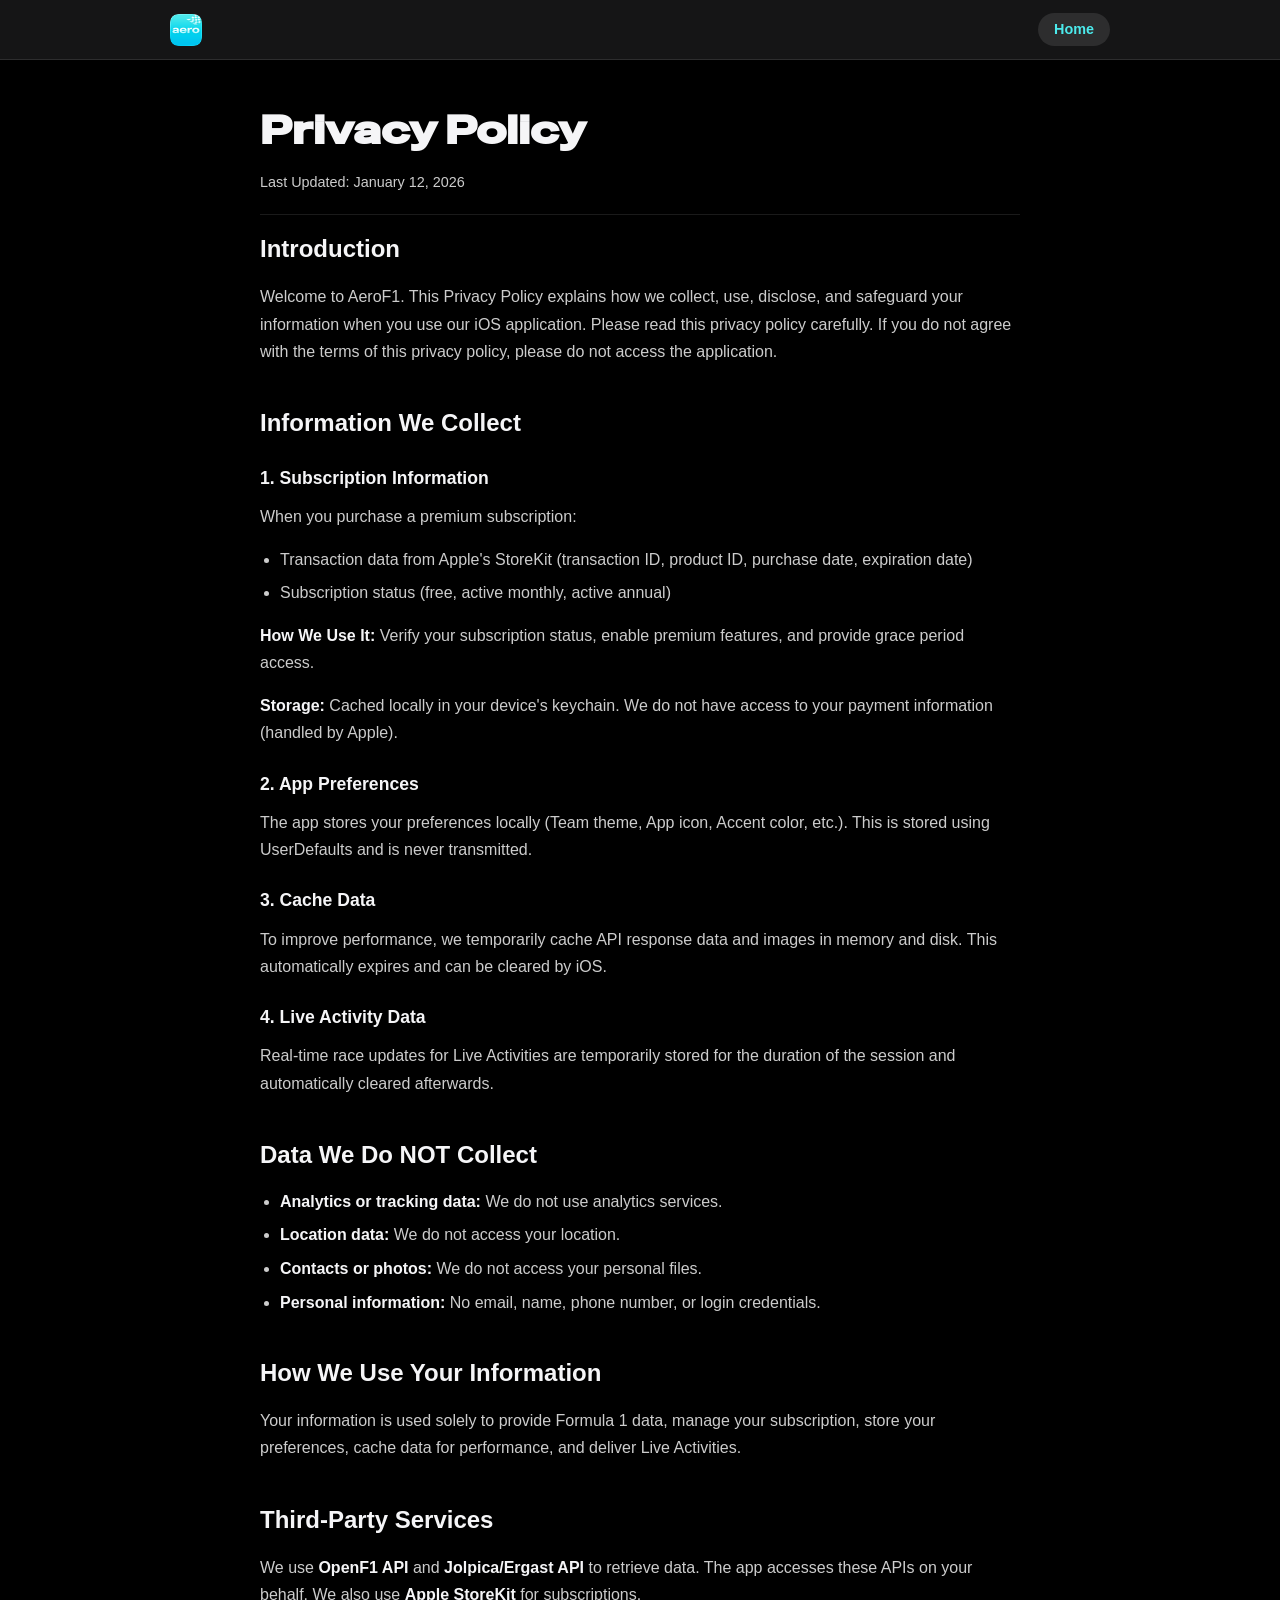
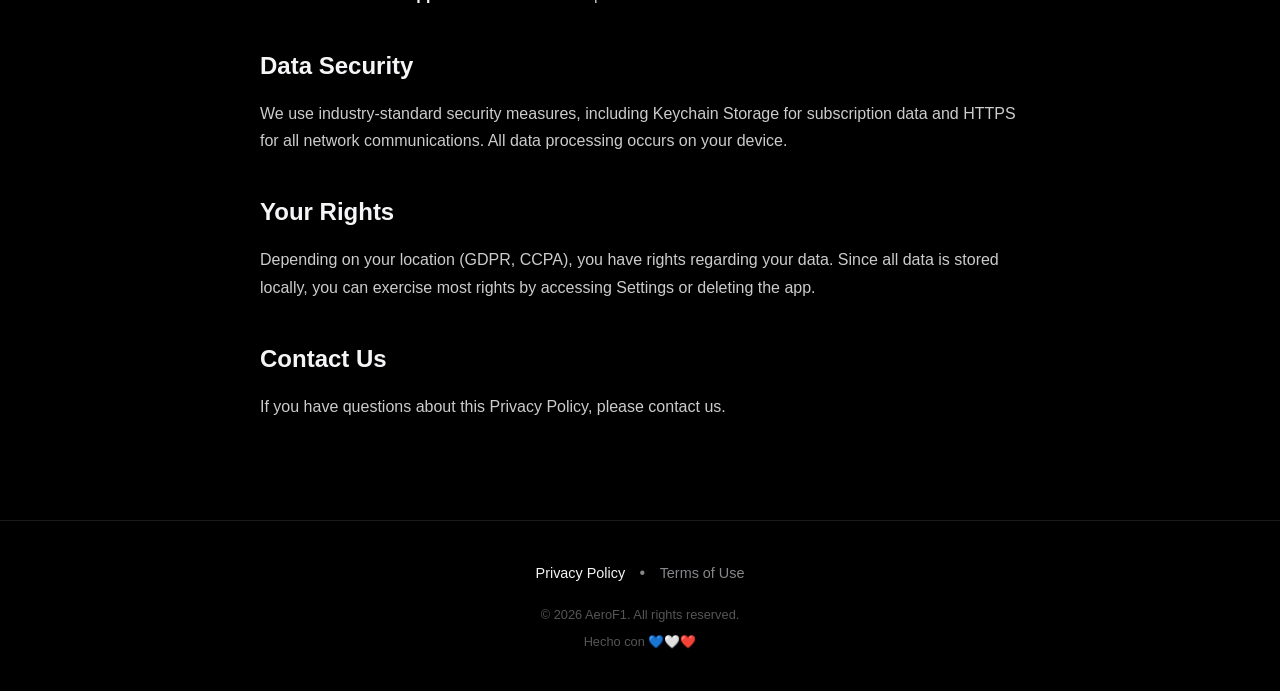
<file: es/privacy-policy.html>
<!DOCTYPE html>
<html lang="en">
<head>

<!-- Google tag (gtag.js) -->
<script async src="https://www.googletagmanager.com/gtag/js?id=G-MBKY1VMHMM"></script>
<script>
  window.dataLayer = window.dataLayer || [];
  function gtag(){dataLayer.push(arguments);}
  gtag('js', new Date());

  gtag('config', 'G-MBKY1VMHMM');
</script>
    <meta charset="UTF-8">
    <meta name="viewport" content="width=device-width, initial-scale=1.0">
    <title>Privacy Policy - AeroF1</title>
    <link rel="stylesheet" href="../style.css">
    <link rel="icon" type="image/png" href="../assets/images/app-icon.png">


</head>
<body>
 <!-- Google Tag Manager (noscript) -->
    <noscript><iframe src="https://www.googletagmanager.com/ns.html?id=GTM-KXSH4BHP" height="0" width="0"
            style="display:none;visibility:hidden"></iframe></noscript>
    <!-- End Google Tag Manager (noscript) -->
    <nav class="glass-nav">
        <div class="nav-content">
            <a href="index.html" class="brand" style="text-decoration: none;">
                <img src="../assets/images/app-icon.png" alt="AeroF1 Logo" class="nav-logo">
            </a>
            <a href="index.html" class="get-button">Home</a>
        </div>
    </nav>

    <main class="legal-page">
        <div class="legal-content">
            <h1>Privacy Policy</h1>
            <p class="last-updated">Last Updated: January 12, 2026</p>

            <section>
                <h2>Introduction</h2>
                <p>Welcome to AeroF1. This Privacy Policy explains how we collect, use, disclose, and safeguard your information when you use our iOS application. Please read this privacy policy carefully. If you do not agree with the terms of this privacy policy, please do not access the application.</p>
            </section>

            <section>
                <h2>Information We Collect</h2>
                
                <h3>1. Subscription Information</h3>
                <p>When you purchase a premium subscription:</p>
                <ul>
                    <li>Transaction data from Apple's StoreKit (transaction ID, product ID, purchase date, expiration date)</li>
                    <li>Subscription status (free, active monthly, active annual)</li>
                </ul>
                <p><strong>How We Use It:</strong> Verify your subscription status, enable premium features, and provide grace period access.</p>
                <p><strong>Storage:</strong> Cached locally in your device's keychain. We do not have access to your payment information (handled by Apple).</p>

                <h3>2. App Preferences</h3>
                <p>The app stores your preferences locally (Team theme, App icon, Accent color, etc.). This is stored using UserDefaults and is never transmitted.</p>

                <h3>3. Cache Data</h3>
                <p>To improve performance, we temporarily cache API response data and images in memory and disk. This automatically expires and can be cleared by iOS.</p>

                <h3>4. Live Activity Data</h3>
                <p>Real-time race updates for Live Activities are temporarily stored for the duration of the session and automatically cleared afterwards.</p>
            </section>

            <section>
                <h2>Data We Do NOT Collect</h2>
                <ul>
                    <li><strong>Analytics or tracking data:</strong> We do not use analytics services.</li>
                    <li><strong>Location data:</strong> We do not access your location.</li>
                    <li><strong>Contacts or photos:</strong> We do not access your personal files.</li>
                    <li><strong>Personal information:</strong> No email, name, phone number, or login credentials.</li>
                </ul>
            </section>

            <section>
                <h2>How We Use Your Information</h2>
                <p>Your information is used solely to provide Formula 1 data, manage your subscription, store your preferences, cache data for performance, and deliver Live Activities.</p>
            </section>

            <section>
                <h2>Third-Party Services</h2>
                <p>We use <strong>OpenF1 API</strong> and <strong>Jolpica/Ergast API</strong> to retrieve data. The app accesses these APIs on your behalf. We also use <strong>Apple StoreKit</strong> for subscriptions.</p>
            </section>

            <section>
                <h2>Data Security</h2>
                <p>We use industry-standard security measures, including Keychain Storage for subscription data and HTTPS for all network communications. All data processing occurs on your device.</p>
            </section>

            <section>
                <h2>Your Rights</h2>
                <p>Depending on your location (GDPR, CCPA), you have rights regarding your data. Since all data is stored locally, you can exercise most rights by accessing Settings or deleting the app.</p>
            </section>

            <section>
                <h2>Contact Us</h2>
                <p>If you have questions about this Privacy Policy, please contact us.</p>
            </section>
        </div>
    </main>

    <footer>
        <div class="footer-links">
            <a href="privacy-policy.html" class="active">Privacy Policy</a>
            <span class="separator">•</span>
            <a href="terms-of-use.html">Terms of Use</a>
        </div>
        <p class="copyright">© 2026 AeroF1. All rights reserved.</p>
        <p class="made-with">Hecho con 💙🤍❤️</p>
    </footer>
</body>
</html>
</file>
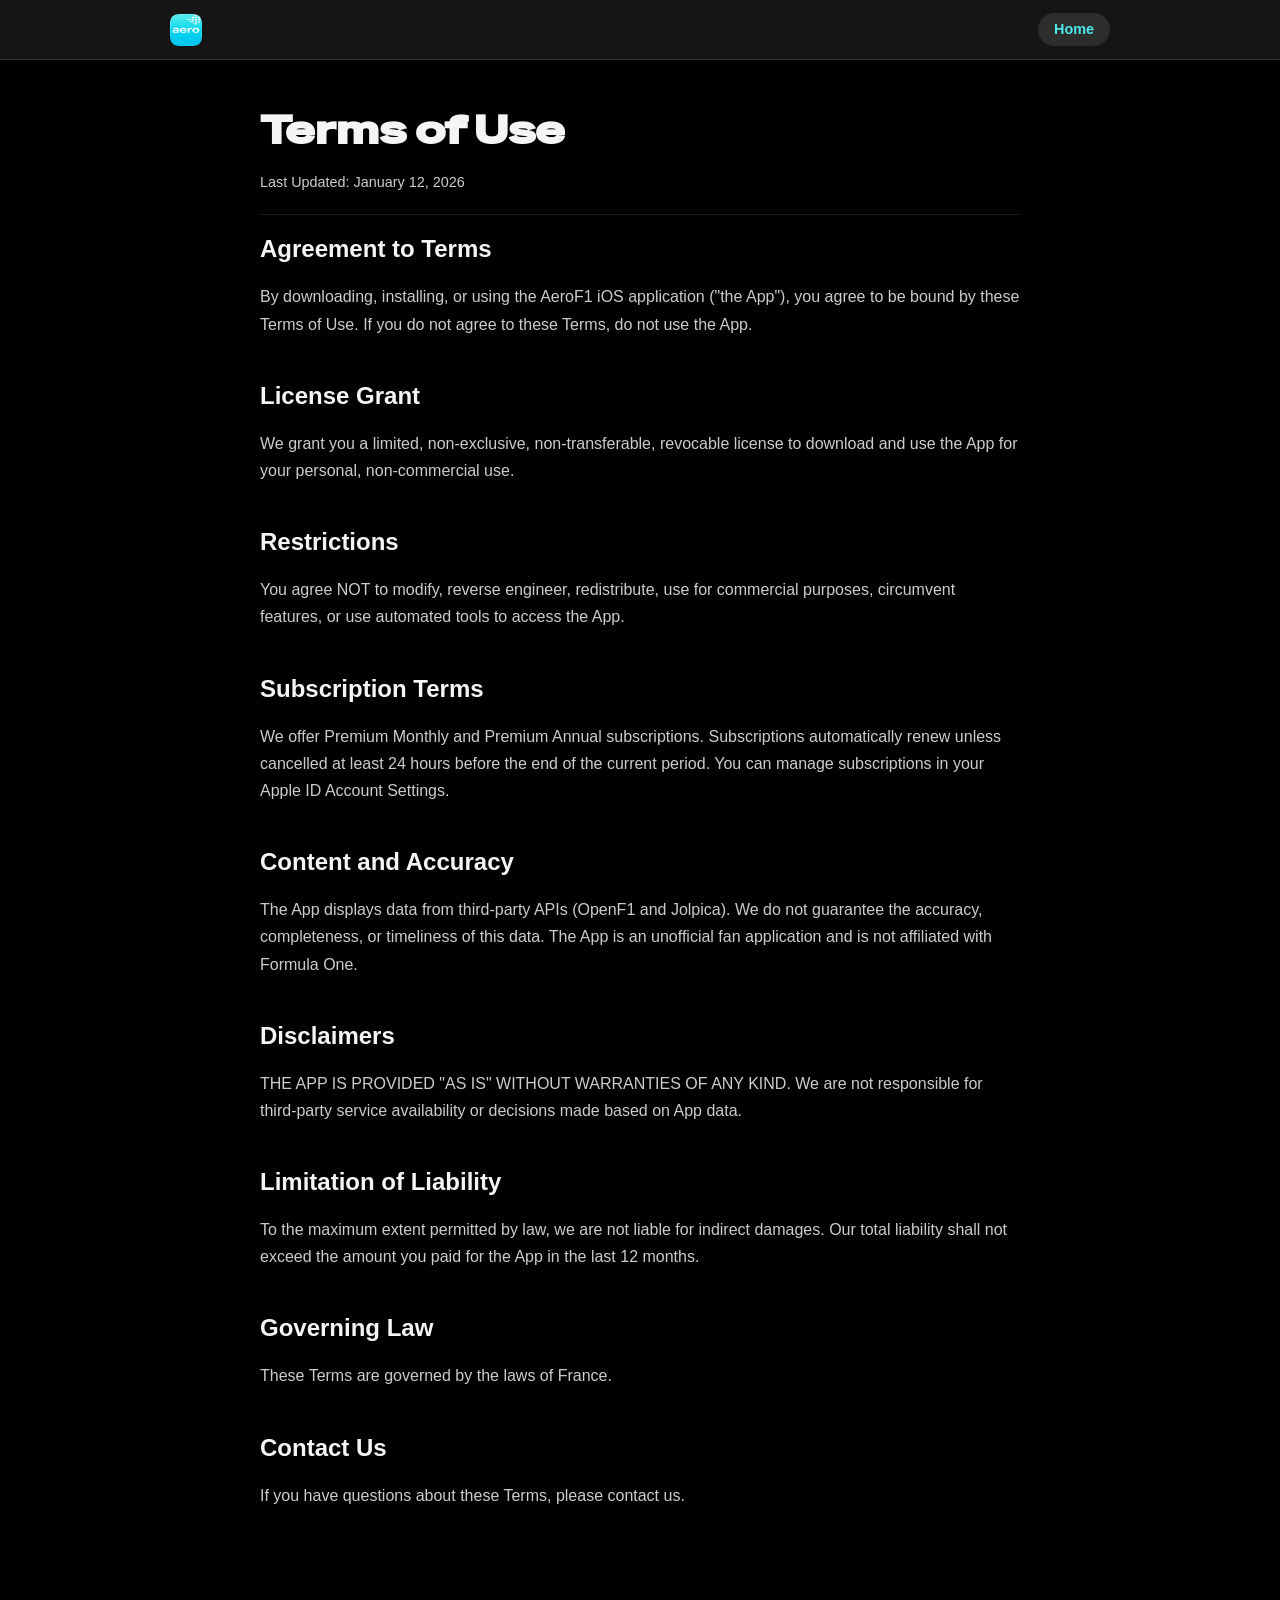
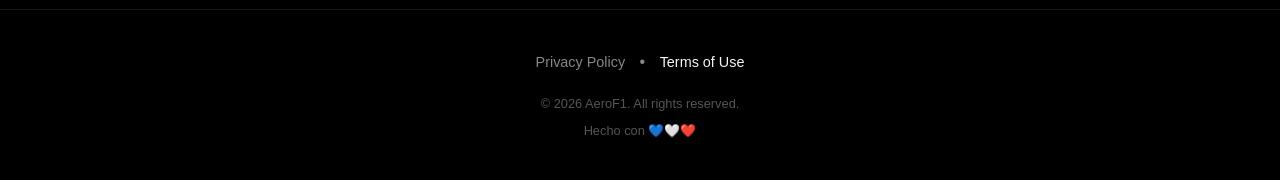
<file: es/terms-of-use.html>
<!DOCTYPE html>
<html lang="en">
<head>

<!-- Google tag (gtag.js) -->
<script async src="https://www.googletagmanager.com/gtag/js?id=G-MBKY1VMHMM"></script>
<script>
  window.dataLayer = window.dataLayer || [];
  function gtag(){dataLayer.push(arguments);}
  gtag('js', new Date());

  gtag('config', 'G-MBKY1VMHMM');
</script>
    <meta charset="UTF-8">
    <meta name="viewport" content="width=device-width, initial-scale=1.0">
    <title>Terms of Use - AeroF1</title>
    <link rel="stylesheet" href="../style.css">
    <link rel="icon" type="image/png" href="../assets/images/app-icon.png">


</head>
<body>
 <!-- Google Tag Manager (noscript) -->
    <noscript><iframe src="https://www.googletagmanager.com/ns.html?id=GTM-KXSH4BHP" height="0" width="0"
            style="display:none;visibility:hidden"></iframe></noscript>
    <!-- End Google Tag Manager (noscript) -->
    <nav class="glass-nav">
        <div class="nav-content">
            <a href="index.html" class="brand" style="text-decoration: none;">
                <img src="../assets/images/app-icon.png" alt="AeroF1 Logo" class="nav-logo">
            </a>
            <a href="index.html" class="get-button">Home</a>
        </div>
    </nav>

    <main class="legal-page">
        <div class="legal-content">
            <h1>Terms of Use</h1>
            <p class="last-updated">Last Updated: January 12, 2026</p>

            <section>
                <h2>Agreement to Terms</h2>
                <p>By downloading, installing, or using the AeroF1 iOS application ("the App"), you agree to be bound by these Terms of Use. If you do not agree to these Terms, do not use the App.</p>
            </section>

            <section>
                <h2>License Grant</h2>
                <p>We grant you a limited, non-exclusive, non-transferable, revocable license to download and use the App for your personal, non-commercial use.</p>
            </section>

            <section>
                <h2>Restrictions</h2>
                <p>You agree NOT to modify, reverse engineer, redistribute, use for commercial purposes, circumvent features, or use automated tools to access the App.</p>
            </section>

            <section>
                <h2>Subscription Terms</h2>
                <p>We offer Premium Monthly and Premium Annual subscriptions. Subscriptions automatically renew unless cancelled at least 24 hours before the end of the current period. You can manage subscriptions in your Apple ID Account Settings.</p>
            </section>

            <section>
                <h2>Content and Accuracy</h2>
                <p>The App displays data from third-party APIs (OpenF1 and Jolpica). We do not guarantee the accuracy, completeness, or timeliness of this data. The App is an unofficial fan application and is not affiliated with Formula One.</p>
            </section>

            <section>
                <h2>Disclaimers</h2>
                <p>THE APP IS PROVIDED "AS IS" WITHOUT WARRANTIES OF ANY KIND. We are not responsible for third-party service availability or decisions made based on App data.</p>
            </section>

            <section>
                <h2>Limitation of Liability</h2>
                <p>To the maximum extent permitted by law, we are not liable for indirect damages. Our total liability shall not exceed the amount you paid for the App in the last 12 months.</p>
            </section>

            <section>
                <h2>Governing Law</h2>
                <p>These Terms are governed by the laws of France.</p>
            </section>

            <section>
                <h2>Contact Us</h2>
                <p>If you have questions about these Terms, please contact us.</p>
            </section>
        </div>
    </main>

    <footer>
        <div class="footer-links">
            <a href="privacy-policy.html">Privacy Policy</a>
            <span class="separator">•</span>
            <a href="terms-of-use.html" class="active">Terms of Use</a>
        </div>
        <p class="copyright">© 2026 AeroF1. All rights reserved.</p>
        <p class="made-with">Hecho con 💙🤍❤️</p>
    </footer>
</body>
</html>
</file>
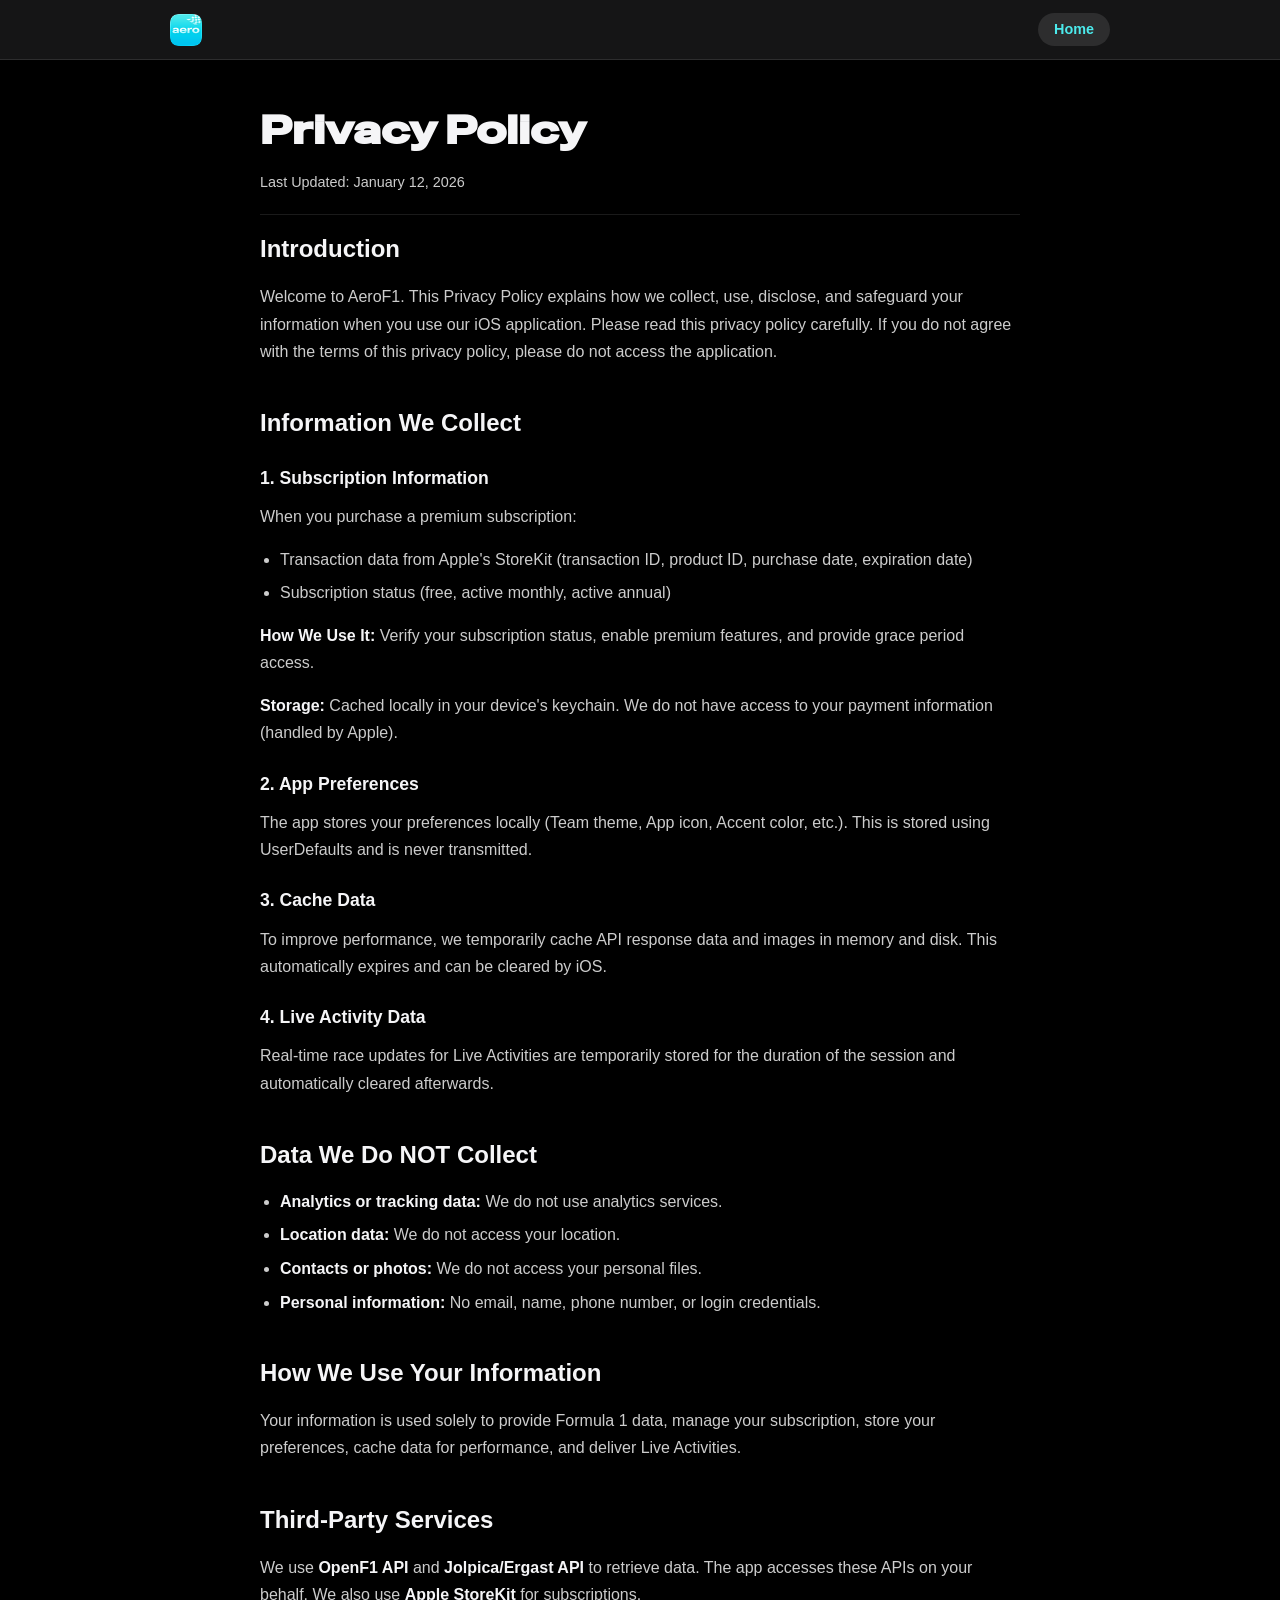
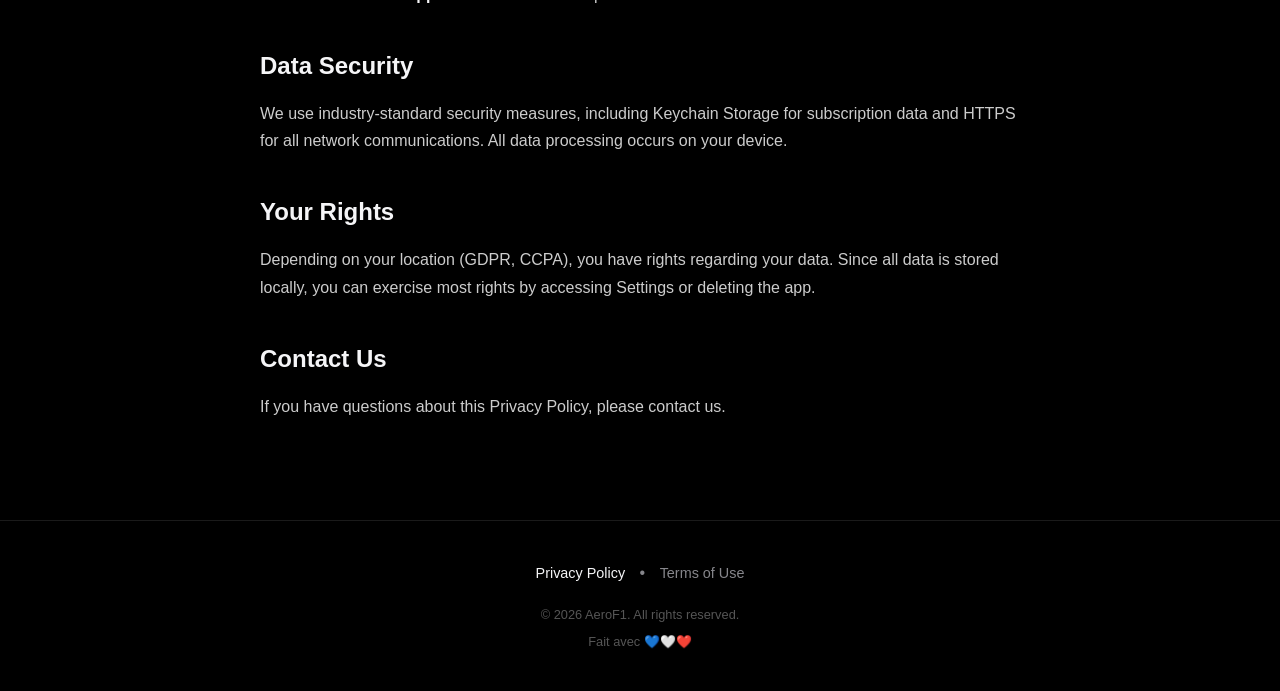
<file: fr/privacy-policy.html>
<!DOCTYPE html>
<html lang="en">
<head>

<!-- Google tag (gtag.js) -->
<script async src="https://www.googletagmanager.com/gtag/js?id=G-MBKY1VMHMM"></script>
<script>
  window.dataLayer = window.dataLayer || [];
  function gtag(){dataLayer.push(arguments);}
  gtag('js', new Date());

  gtag('config', 'G-MBKY1VMHMM');
</script>
    <meta charset="UTF-8">
    <meta name="viewport" content="width=device-width, initial-scale=1.0">
    <title>Privacy Policy - AeroF1</title>
    <link rel="stylesheet" href="../style.css">
    <link rel="icon" type="image/png" href="../assets/images/app-icon.png">


</head>
<body>
 <!-- Google Tag Manager (noscript) -->
    <noscript><iframe src="https://www.googletagmanager.com/ns.html?id=GTM-KXSH4BHP" height="0" width="0"
            style="display:none;visibility:hidden"></iframe></noscript>
    <!-- End Google Tag Manager (noscript) -->
    <nav class="glass-nav">
        <div class="nav-content">
            <a href="index.html" class="brand" style="text-decoration: none;">
                <img src="../assets/images/app-icon.png" alt="AeroF1 Logo" class="nav-logo">
            </a>
            <a href="index.html" class="get-button">Home</a>
        </div>
    </nav>

    <main class="legal-page">
        <div class="legal-content">
            <h1>Privacy Policy</h1>
            <p class="last-updated">Last Updated: January 12, 2026</p>

            <section>
                <h2>Introduction</h2>
                <p>Welcome to AeroF1. This Privacy Policy explains how we collect, use, disclose, and safeguard your information when you use our iOS application. Please read this privacy policy carefully. If you do not agree with the terms of this privacy policy, please do not access the application.</p>
            </section>

            <section>
                <h2>Information We Collect</h2>
                
                <h3>1. Subscription Information</h3>
                <p>When you purchase a premium subscription:</p>
                <ul>
                    <li>Transaction data from Apple's StoreKit (transaction ID, product ID, purchase date, expiration date)</li>
                    <li>Subscription status (free, active monthly, active annual)</li>
                </ul>
                <p><strong>How We Use It:</strong> Verify your subscription status, enable premium features, and provide grace period access.</p>
                <p><strong>Storage:</strong> Cached locally in your device's keychain. We do not have access to your payment information (handled by Apple).</p>

                <h3>2. App Preferences</h3>
                <p>The app stores your preferences locally (Team theme, App icon, Accent color, etc.). This is stored using UserDefaults and is never transmitted.</p>

                <h3>3. Cache Data</h3>
                <p>To improve performance, we temporarily cache API response data and images in memory and disk. This automatically expires and can be cleared by iOS.</p>

                <h3>4. Live Activity Data</h3>
                <p>Real-time race updates for Live Activities are temporarily stored for the duration of the session and automatically cleared afterwards.</p>
            </section>

            <section>
                <h2>Data We Do NOT Collect</h2>
                <ul>
                    <li><strong>Analytics or tracking data:</strong> We do not use analytics services.</li>
                    <li><strong>Location data:</strong> We do not access your location.</li>
                    <li><strong>Contacts or photos:</strong> We do not access your personal files.</li>
                    <li><strong>Personal information:</strong> No email, name, phone number, or login credentials.</li>
                </ul>
            </section>

            <section>
                <h2>How We Use Your Information</h2>
                <p>Your information is used solely to provide Formula 1 data, manage your subscription, store your preferences, cache data for performance, and deliver Live Activities.</p>
            </section>

            <section>
                <h2>Third-Party Services</h2>
                <p>We use <strong>OpenF1 API</strong> and <strong>Jolpica/Ergast API</strong> to retrieve data. The app accesses these APIs on your behalf. We also use <strong>Apple StoreKit</strong> for subscriptions.</p>
            </section>

            <section>
                <h2>Data Security</h2>
                <p>We use industry-standard security measures, including Keychain Storage for subscription data and HTTPS for all network communications. All data processing occurs on your device.</p>
            </section>

            <section>
                <h2>Your Rights</h2>
                <p>Depending on your location (GDPR, CCPA), you have rights regarding your data. Since all data is stored locally, you can exercise most rights by accessing Settings or deleting the app.</p>
            </section>

            <section>
                <h2>Contact Us</h2>
                <p>If you have questions about this Privacy Policy, please contact us.</p>
            </section>
        </div>
    </main>

    <footer>
        <div class="footer-links">
            <a href="privacy-policy.html" class="active">Privacy Policy</a>
            <span class="separator">•</span>
            <a href="terms-of-use.html">Terms of Use</a>
        </div>
        <p class="copyright">© 2026 AeroF1. All rights reserved.</p>
        <p class="made-with">Fait avec 💙🤍❤️</p>
    </footer>
</body>
</html>
</file>
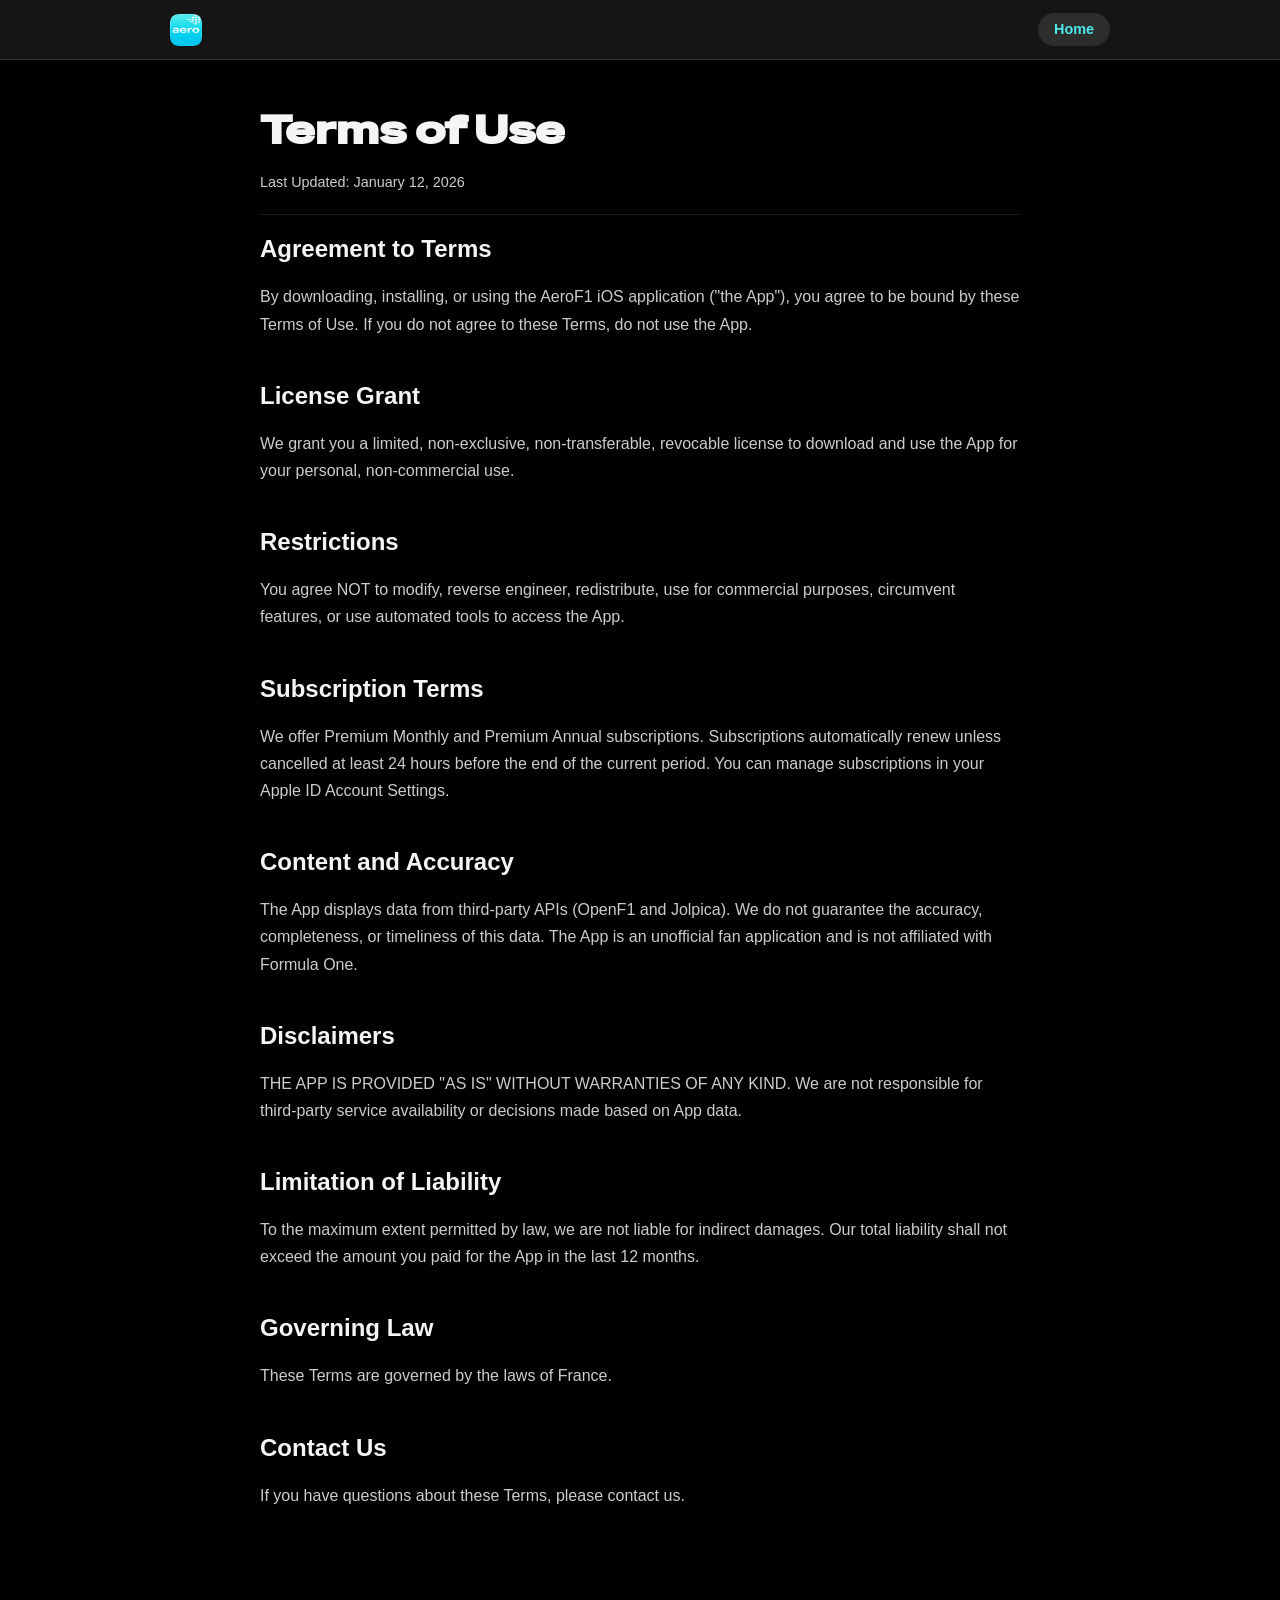
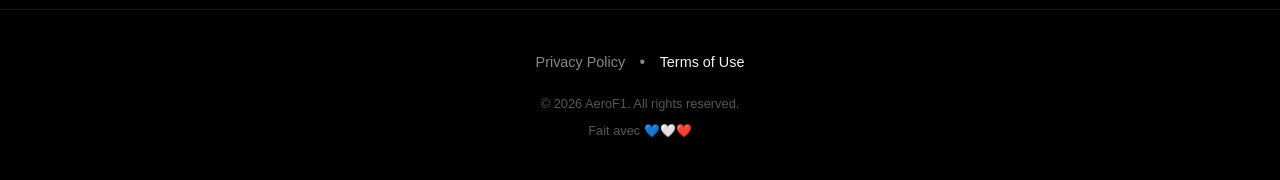
<file: fr/terms-of-use.html>
<!DOCTYPE html>
<html lang="en">
<head>

<!-- Google tag (gtag.js) -->
<script async src="https://www.googletagmanager.com/gtag/js?id=G-MBKY1VMHMM"></script>
<script>
  window.dataLayer = window.dataLayer || [];
  function gtag(){dataLayer.push(arguments);}
  gtag('js', new Date());

  gtag('config', 'G-MBKY1VMHMM');
</script>
    <meta charset="UTF-8">
    <meta name="viewport" content="width=device-width, initial-scale=1.0">
    <title>Terms of Use - AeroF1</title>
    <link rel="stylesheet" href="../style.css">
    <link rel="icon" type="image/png" href="../assets/images/app-icon.png">


</head>
<body>
 <!-- Google Tag Manager (noscript) -->
    <noscript><iframe src="https://www.googletagmanager.com/ns.html?id=GTM-KXSH4BHP" height="0" width="0"
            style="display:none;visibility:hidden"></iframe></noscript>
    <!-- End Google Tag Manager (noscript) -->
    <nav class="glass-nav">
        <div class="nav-content">
            <a href="index.html" class="brand" style="text-decoration: none;">
                <img src="../assets/images/app-icon.png" alt="AeroF1 Logo" class="nav-logo">
            </a>
            <a href="index.html" class="get-button">Home</a>
        </div>
    </nav>

    <main class="legal-page">
        <div class="legal-content">
            <h1>Terms of Use</h1>
            <p class="last-updated">Last Updated: January 12, 2026</p>

            <section>
                <h2>Agreement to Terms</h2>
                <p>By downloading, installing, or using the AeroF1 iOS application ("the App"), you agree to be bound by these Terms of Use. If you do not agree to these Terms, do not use the App.</p>
            </section>

            <section>
                <h2>License Grant</h2>
                <p>We grant you a limited, non-exclusive, non-transferable, revocable license to download and use the App for your personal, non-commercial use.</p>
            </section>

            <section>
                <h2>Restrictions</h2>
                <p>You agree NOT to modify, reverse engineer, redistribute, use for commercial purposes, circumvent features, or use automated tools to access the App.</p>
            </section>

            <section>
                <h2>Subscription Terms</h2>
                <p>We offer Premium Monthly and Premium Annual subscriptions. Subscriptions automatically renew unless cancelled at least 24 hours before the end of the current period. You can manage subscriptions in your Apple ID Account Settings.</p>
            </section>

            <section>
                <h2>Content and Accuracy</h2>
                <p>The App displays data from third-party APIs (OpenF1 and Jolpica). We do not guarantee the accuracy, completeness, or timeliness of this data. The App is an unofficial fan application and is not affiliated with Formula One.</p>
            </section>

            <section>
                <h2>Disclaimers</h2>
                <p>THE APP IS PROVIDED "AS IS" WITHOUT WARRANTIES OF ANY KIND. We are not responsible for third-party service availability or decisions made based on App data.</p>
            </section>

            <section>
                <h2>Limitation of Liability</h2>
                <p>To the maximum extent permitted by law, we are not liable for indirect damages. Our total liability shall not exceed the amount you paid for the App in the last 12 months.</p>
            </section>

            <section>
                <h2>Governing Law</h2>
                <p>These Terms are governed by the laws of France.</p>
            </section>

            <section>
                <h2>Contact Us</h2>
                <p>If you have questions about these Terms, please contact us.</p>
            </section>
        </div>
    </main>

    <footer>
        <div class="footer-links">
            <a href="privacy-policy.html">Privacy Policy</a>
            <span class="separator">•</span>
            <a href="terms-of-use.html" class="active">Terms of Use</a>
        </div>
        <p class="copyright">© 2026 AeroF1. All rights reserved.</p>
        <p class="made-with">Fait avec 💙🤍❤️</p>
    </footer>
</body>
</html>
</file>
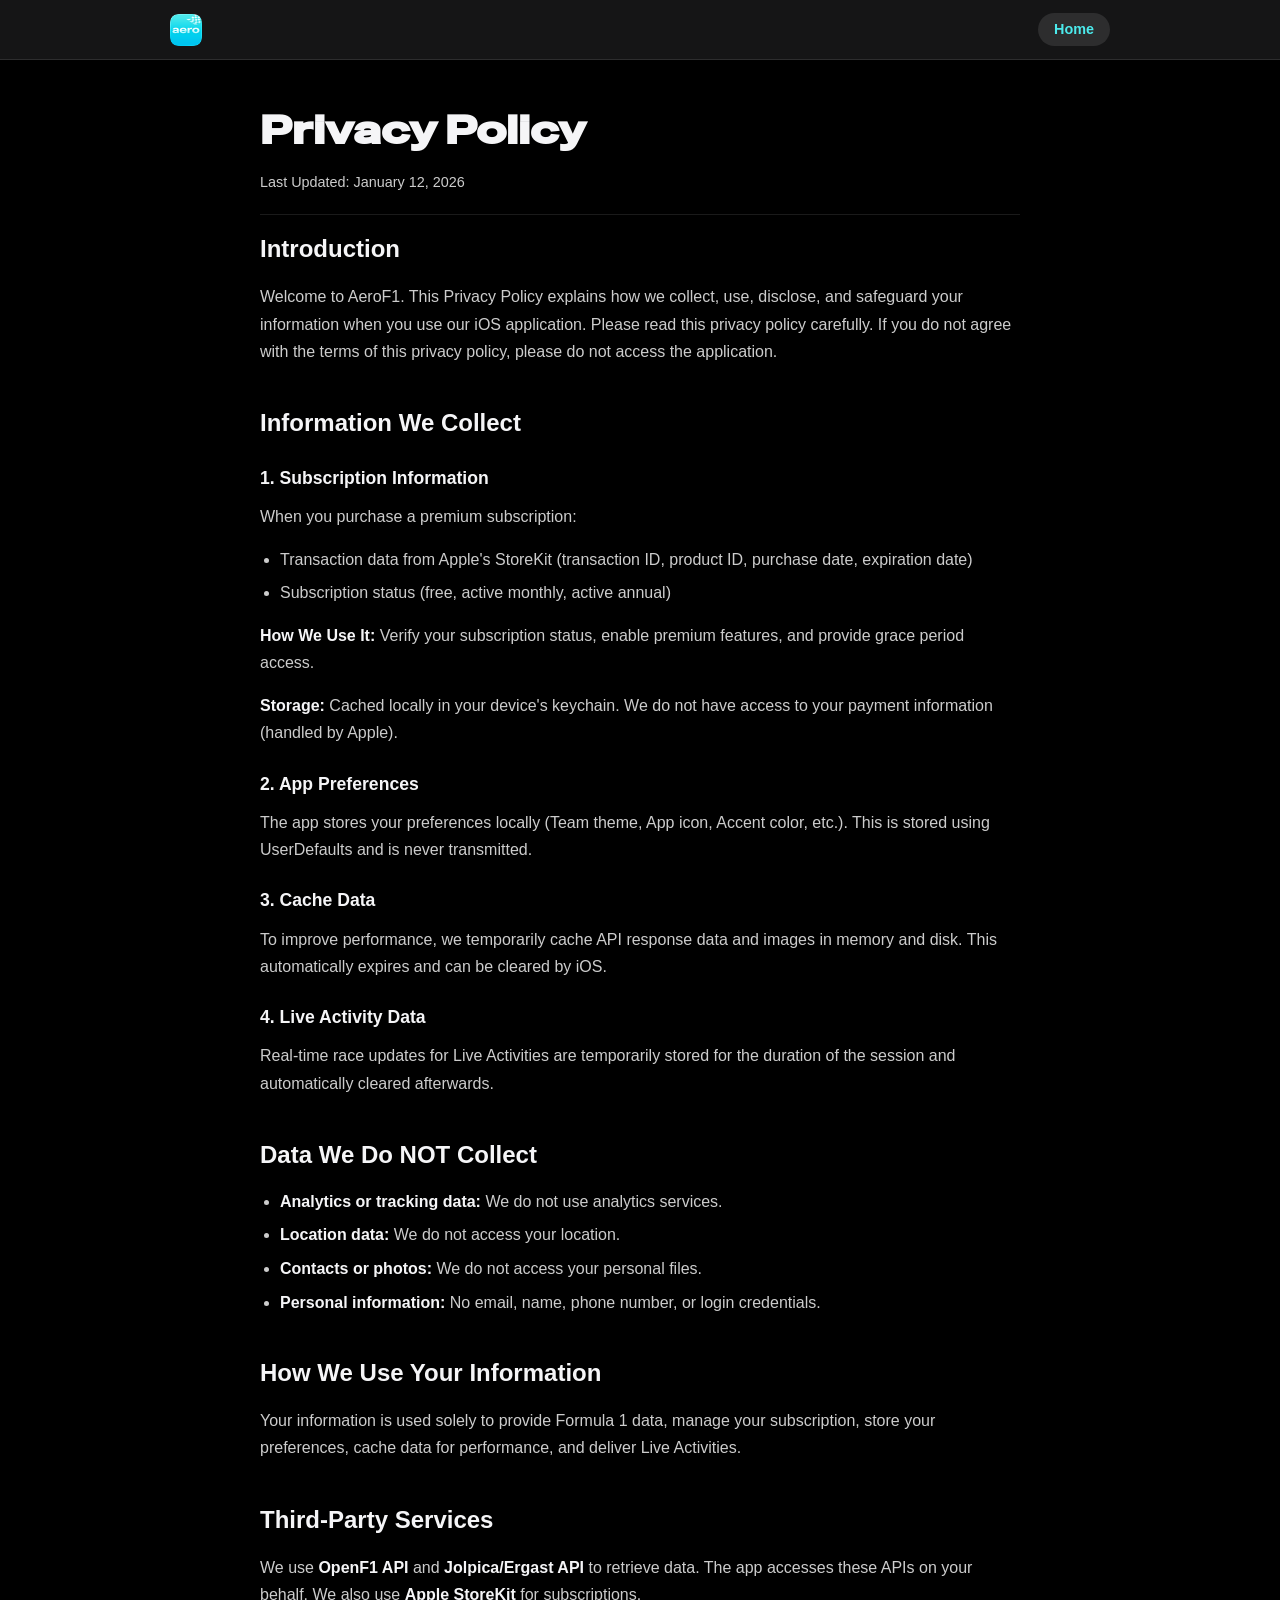
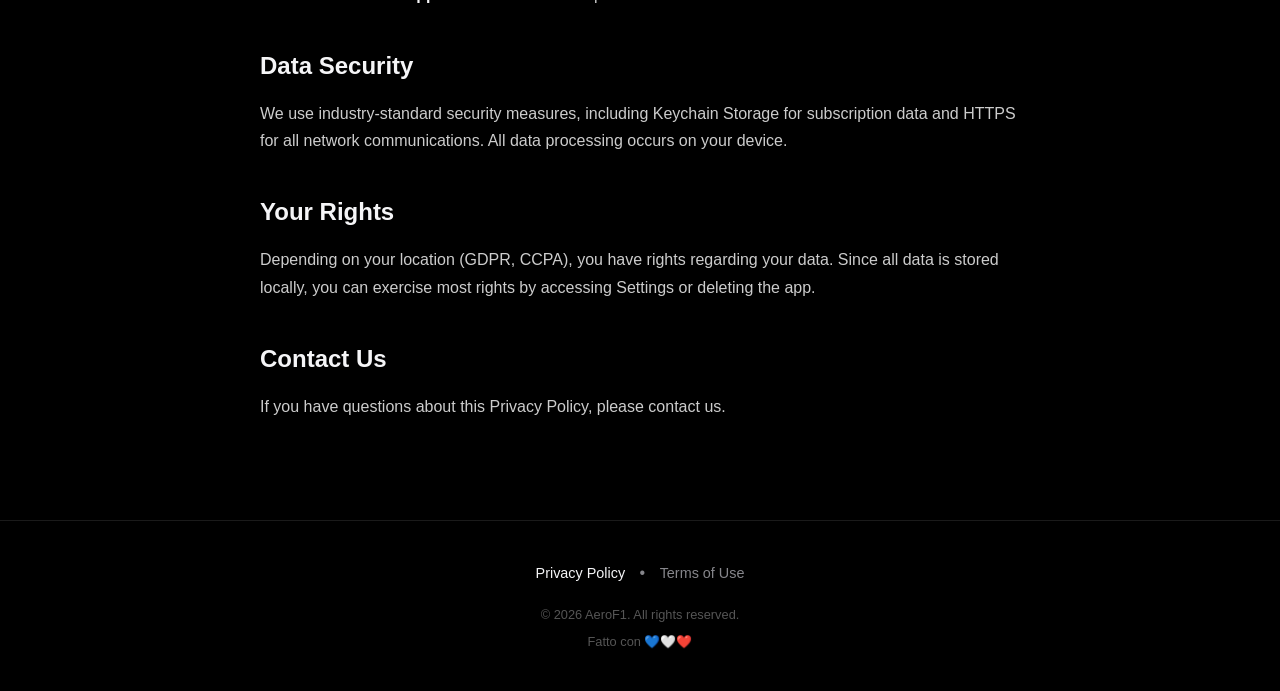
<file: it/privacy-policy.html>
<!DOCTYPE html>
<html lang="en">
<head>

<!-- Google tag (gtag.js) -->
<script async src="https://www.googletagmanager.com/gtag/js?id=G-MBKY1VMHMM"></script>
<script>
  window.dataLayer = window.dataLayer || [];
  function gtag(){dataLayer.push(arguments);}
  gtag('js', new Date());

  gtag('config', 'G-MBKY1VMHMM');
</script>
    <meta charset="UTF-8">
    <meta name="viewport" content="width=device-width, initial-scale=1.0">
    <title>Privacy Policy - AeroF1</title>
    <link rel="stylesheet" href="../style.css">
    <link rel="icon" type="image/png" href="../assets/images/app-icon.png">


</head>
<body>
 <!-- Google Tag Manager (noscript) -->
    <noscript><iframe src="https://www.googletagmanager.com/ns.html?id=GTM-KXSH4BHP" height="0" width="0"
            style="display:none;visibility:hidden"></iframe></noscript>
    <!-- End Google Tag Manager (noscript) -->
    <nav class="glass-nav">
        <div class="nav-content">
            <a href="index.html" class="brand" style="text-decoration: none;">
                <img src="../assets/images/app-icon.png" alt="AeroF1 Logo" class="nav-logo">
            </a>
            <a href="index.html" class="get-button">Home</a>
        </div>
    </nav>

    <main class="legal-page">
        <div class="legal-content">
            <h1>Privacy Policy</h1>
            <p class="last-updated">Last Updated: January 12, 2026</p>

            <section>
                <h2>Introduction</h2>
                <p>Welcome to AeroF1. This Privacy Policy explains how we collect, use, disclose, and safeguard your information when you use our iOS application. Please read this privacy policy carefully. If you do not agree with the terms of this privacy policy, please do not access the application.</p>
            </section>

            <section>
                <h2>Information We Collect</h2>
                
                <h3>1. Subscription Information</h3>
                <p>When you purchase a premium subscription:</p>
                <ul>
                    <li>Transaction data from Apple's StoreKit (transaction ID, product ID, purchase date, expiration date)</li>
                    <li>Subscription status (free, active monthly, active annual)</li>
                </ul>
                <p><strong>How We Use It:</strong> Verify your subscription status, enable premium features, and provide grace period access.</p>
                <p><strong>Storage:</strong> Cached locally in your device's keychain. We do not have access to your payment information (handled by Apple).</p>

                <h3>2. App Preferences</h3>
                <p>The app stores your preferences locally (Team theme, App icon, Accent color, etc.). This is stored using UserDefaults and is never transmitted.</p>

                <h3>3. Cache Data</h3>
                <p>To improve performance, we temporarily cache API response data and images in memory and disk. This automatically expires and can be cleared by iOS.</p>

                <h3>4. Live Activity Data</h3>
                <p>Real-time race updates for Live Activities are temporarily stored for the duration of the session and automatically cleared afterwards.</p>
            </section>

            <section>
                <h2>Data We Do NOT Collect</h2>
                <ul>
                    <li><strong>Analytics or tracking data:</strong> We do not use analytics services.</li>
                    <li><strong>Location data:</strong> We do not access your location.</li>
                    <li><strong>Contacts or photos:</strong> We do not access your personal files.</li>
                    <li><strong>Personal information:</strong> No email, name, phone number, or login credentials.</li>
                </ul>
            </section>

            <section>
                <h2>How We Use Your Information</h2>
                <p>Your information is used solely to provide Formula 1 data, manage your subscription, store your preferences, cache data for performance, and deliver Live Activities.</p>
            </section>

            <section>
                <h2>Third-Party Services</h2>
                <p>We use <strong>OpenF1 API</strong> and <strong>Jolpica/Ergast API</strong> to retrieve data. The app accesses these APIs on your behalf. We also use <strong>Apple StoreKit</strong> for subscriptions.</p>
            </section>

            <section>
                <h2>Data Security</h2>
                <p>We use industry-standard security measures, including Keychain Storage for subscription data and HTTPS for all network communications. All data processing occurs on your device.</p>
            </section>

            <section>
                <h2>Your Rights</h2>
                <p>Depending on your location (GDPR, CCPA), you have rights regarding your data. Since all data is stored locally, you can exercise most rights by accessing Settings or deleting the app.</p>
            </section>

            <section>
                <h2>Contact Us</h2>
                <p>If you have questions about this Privacy Policy, please contact us.</p>
            </section>
        </div>
    </main>

    <footer>
        <div class="footer-links">
            <a href="privacy-policy.html" class="active">Privacy Policy</a>
            <span class="separator">•</span>
            <a href="terms-of-use.html">Terms of Use</a>
        </div>
        <p class="copyright">© 2026 AeroF1. All rights reserved.</p>
        <p class="made-with">Fatto con 💙🤍❤️</p>
    </footer>
</body>
</html>
</file>
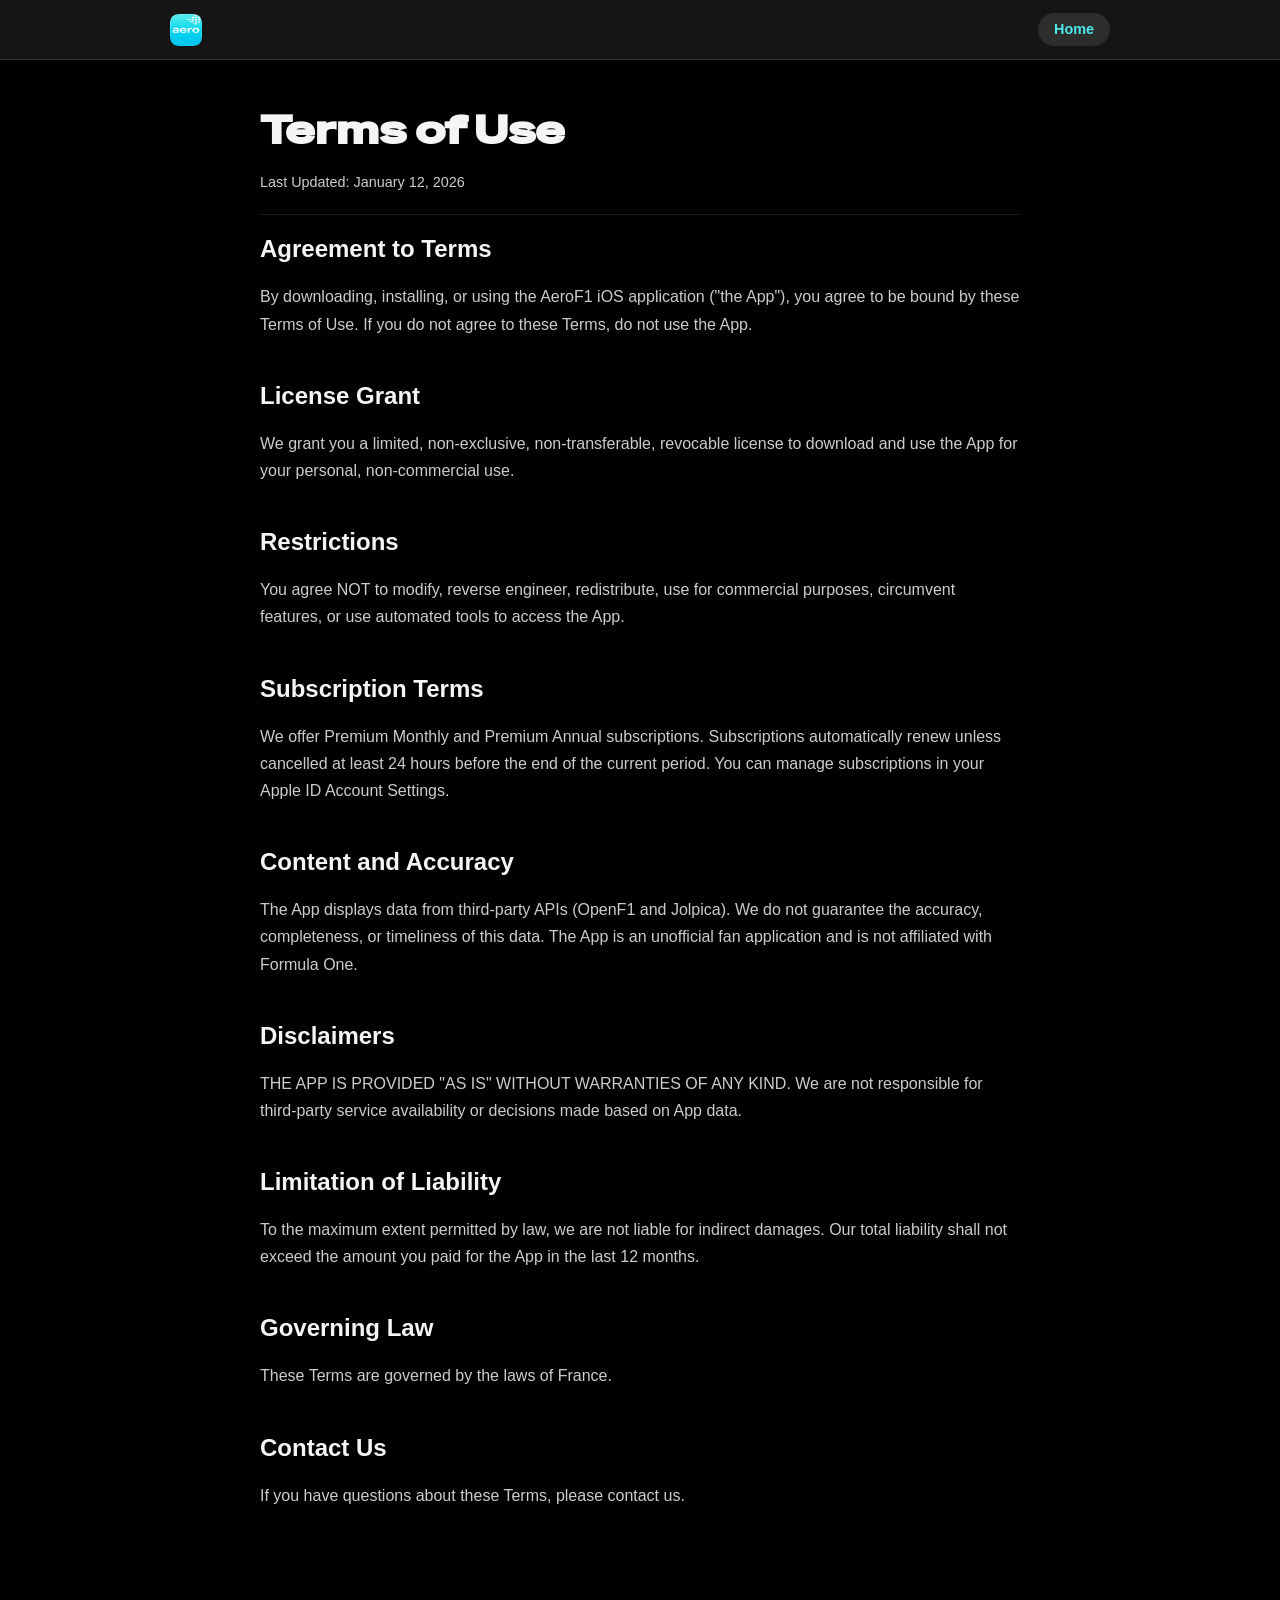
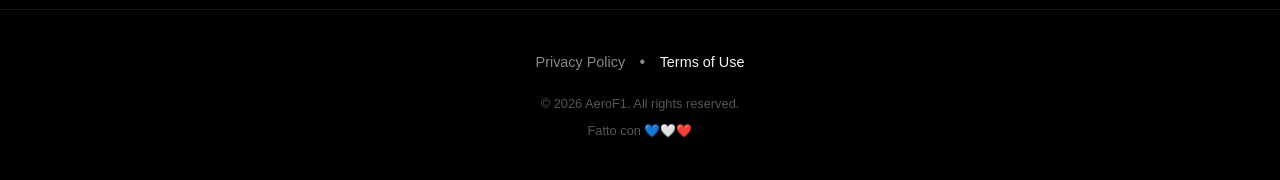
<file: it/terms-of-use.html>
<!DOCTYPE html>
<html lang="en">
<head>

<!-- Google tag (gtag.js) -->
<script async src="https://www.googletagmanager.com/gtag/js?id=G-MBKY1VMHMM"></script>
<script>
  window.dataLayer = window.dataLayer || [];
  function gtag(){dataLayer.push(arguments);}
  gtag('js', new Date());

  gtag('config', 'G-MBKY1VMHMM');
</script>
    <meta charset="UTF-8">
    <meta name="viewport" content="width=device-width, initial-scale=1.0">
    <title>Terms of Use - AeroF1</title>
    <link rel="stylesheet" href="../style.css">
    <link rel="icon" type="image/png" href="../assets/images/app-icon.png">


</head>
<body>
 <!-- Google Tag Manager (noscript) -->
    <noscript><iframe src="https://www.googletagmanager.com/ns.html?id=GTM-KXSH4BHP" height="0" width="0"
            style="display:none;visibility:hidden"></iframe></noscript>
    <!-- End Google Tag Manager (noscript) -->
    <nav class="glass-nav">
        <div class="nav-content">
            <a href="index.html" class="brand" style="text-decoration: none;">
                <img src="../assets/images/app-icon.png" alt="AeroF1 Logo" class="nav-logo">
            </a>
            <a href="index.html" class="get-button">Home</a>
        </div>
    </nav>

    <main class="legal-page">
        <div class="legal-content">
            <h1>Terms of Use</h1>
            <p class="last-updated">Last Updated: January 12, 2026</p>

            <section>
                <h2>Agreement to Terms</h2>
                <p>By downloading, installing, or using the AeroF1 iOS application ("the App"), you agree to be bound by these Terms of Use. If you do not agree to these Terms, do not use the App.</p>
            </section>

            <section>
                <h2>License Grant</h2>
                <p>We grant you a limited, non-exclusive, non-transferable, revocable license to download and use the App for your personal, non-commercial use.</p>
            </section>

            <section>
                <h2>Restrictions</h2>
                <p>You agree NOT to modify, reverse engineer, redistribute, use for commercial purposes, circumvent features, or use automated tools to access the App.</p>
            </section>

            <section>
                <h2>Subscription Terms</h2>
                <p>We offer Premium Monthly and Premium Annual subscriptions. Subscriptions automatically renew unless cancelled at least 24 hours before the end of the current period. You can manage subscriptions in your Apple ID Account Settings.</p>
            </section>

            <section>
                <h2>Content and Accuracy</h2>
                <p>The App displays data from third-party APIs (OpenF1 and Jolpica). We do not guarantee the accuracy, completeness, or timeliness of this data. The App is an unofficial fan application and is not affiliated with Formula One.</p>
            </section>

            <section>
                <h2>Disclaimers</h2>
                <p>THE APP IS PROVIDED "AS IS" WITHOUT WARRANTIES OF ANY KIND. We are not responsible for third-party service availability or decisions made based on App data.</p>
            </section>

            <section>
                <h2>Limitation of Liability</h2>
                <p>To the maximum extent permitted by law, we are not liable for indirect damages. Our total liability shall not exceed the amount you paid for the App in the last 12 months.</p>
            </section>

            <section>
                <h2>Governing Law</h2>
                <p>These Terms are governed by the laws of France.</p>
            </section>

            <section>
                <h2>Contact Us</h2>
                <p>If you have questions about these Terms, please contact us.</p>
            </section>
        </div>
    </main>

    <footer>
        <div class="footer-links">
            <a href="privacy-policy.html">Privacy Policy</a>
            <span class="separator">•</span>
            <a href="terms-of-use.html" class="active">Terms of Use</a>
        </div>
        <p class="copyright">© 2026 AeroF1. All rights reserved.</p>
        <p class="made-with">Fatto con 💙🤍❤️</p>
    </footer>
</body>
</html>
</file>
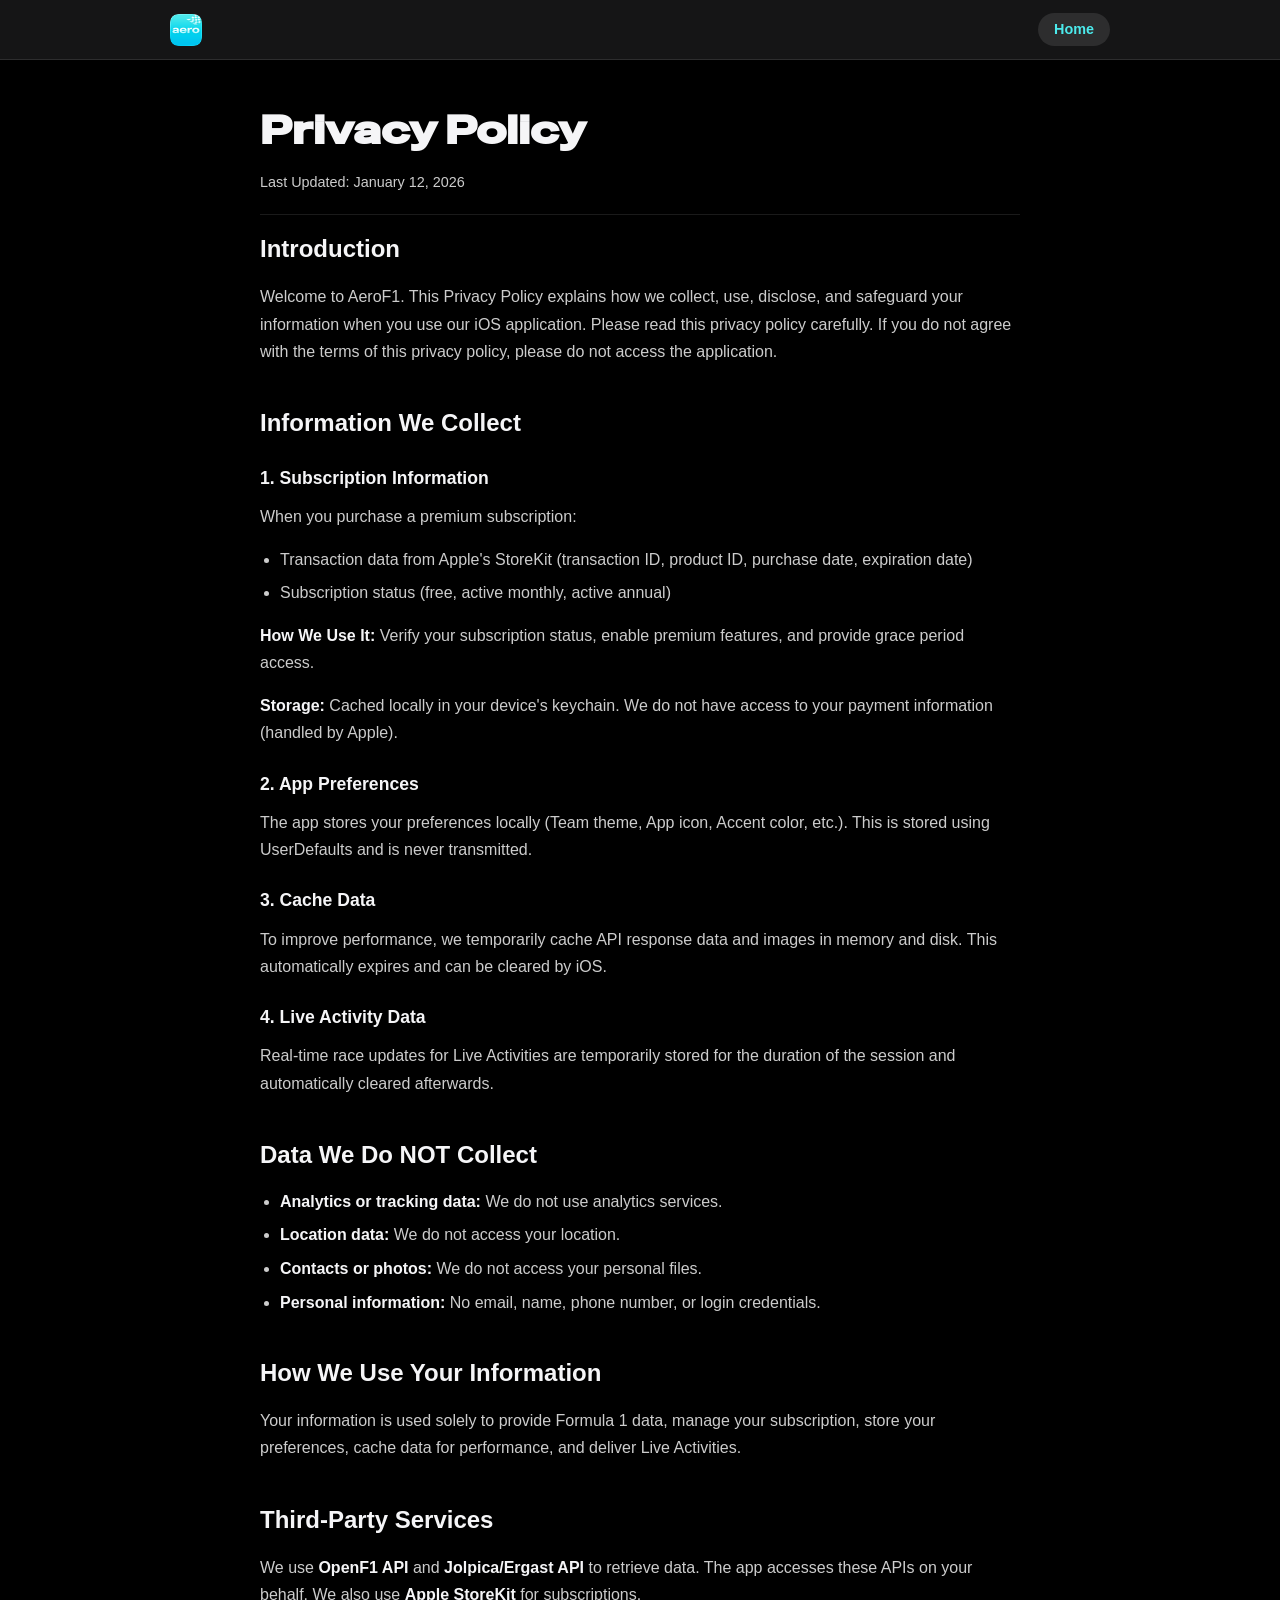
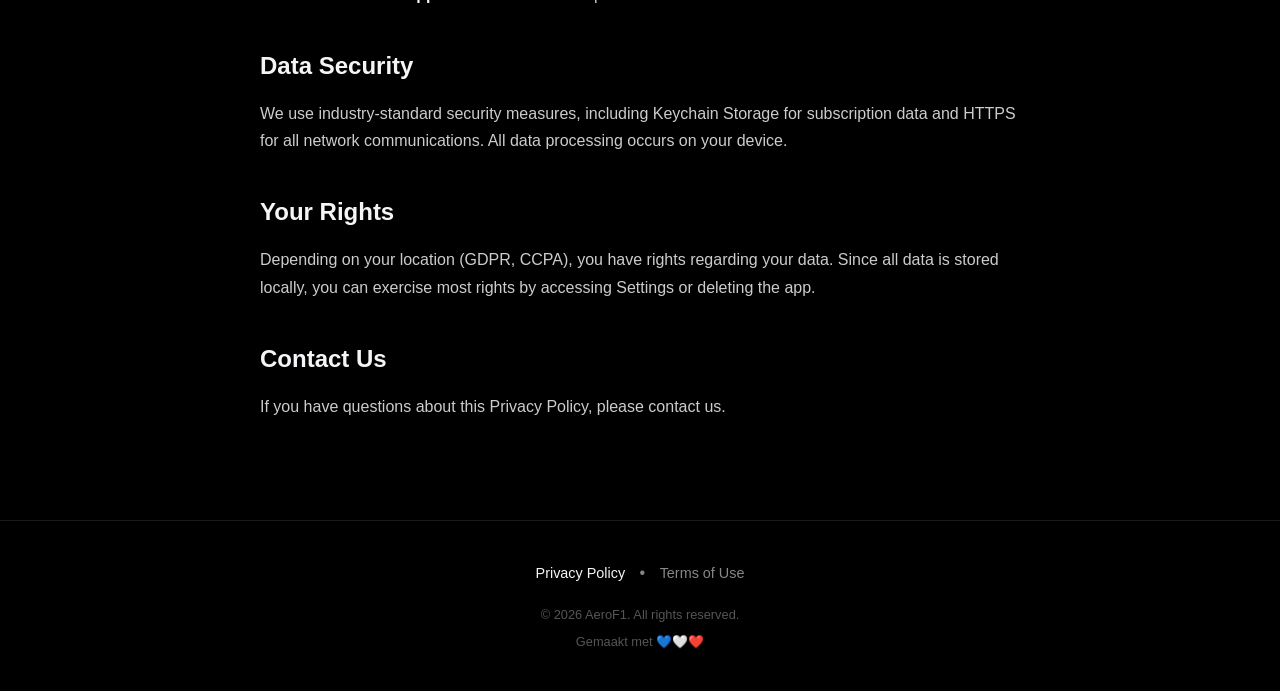
<file: nl/privacy-policy.html>
<!DOCTYPE html>
<html lang="en">
<head>

<!-- Google tag (gtag.js) -->
<script async src="https://www.googletagmanager.com/gtag/js?id=G-MBKY1VMHMM"></script>
<script>
  window.dataLayer = window.dataLayer || [];
  function gtag(){dataLayer.push(arguments);}
  gtag('js', new Date());

  gtag('config', 'G-MBKY1VMHMM');
</script>
    <meta charset="UTF-8">
    <meta name="viewport" content="width=device-width, initial-scale=1.0">
    <title>Privacy Policy - AeroF1</title>
    <link rel="stylesheet" href="../style.css">
    <link rel="icon" type="image/png" href="../assets/images/app-icon.png">


</head>
<body>
 <!-- Google Tag Manager (noscript) -->
    <noscript><iframe src="https://www.googletagmanager.com/ns.html?id=GTM-KXSH4BHP" height="0" width="0"
            style="display:none;visibility:hidden"></iframe></noscript>
    <!-- End Google Tag Manager (noscript) -->
    <nav class="glass-nav">
        <div class="nav-content">
            <a href="index.html" class="brand" style="text-decoration: none;">
                <img src="../assets/images/app-icon.png" alt="AeroF1 Logo" class="nav-logo">
            </a>
            <a href="index.html" class="get-button">Home</a>
        </div>
    </nav>

    <main class="legal-page">
        <div class="legal-content">
            <h1>Privacy Policy</h1>
            <p class="last-updated">Last Updated: January 12, 2026</p>

            <section>
                <h2>Introduction</h2>
                <p>Welcome to AeroF1. This Privacy Policy explains how we collect, use, disclose, and safeguard your information when you use our iOS application. Please read this privacy policy carefully. If you do not agree with the terms of this privacy policy, please do not access the application.</p>
            </section>

            <section>
                <h2>Information We Collect</h2>
                
                <h3>1. Subscription Information</h3>
                <p>When you purchase a premium subscription:</p>
                <ul>
                    <li>Transaction data from Apple's StoreKit (transaction ID, product ID, purchase date, expiration date)</li>
                    <li>Subscription status (free, active monthly, active annual)</li>
                </ul>
                <p><strong>How We Use It:</strong> Verify your subscription status, enable premium features, and provide grace period access.</p>
                <p><strong>Storage:</strong> Cached locally in your device's keychain. We do not have access to your payment information (handled by Apple).</p>

                <h3>2. App Preferences</h3>
                <p>The app stores your preferences locally (Team theme, App icon, Accent color, etc.). This is stored using UserDefaults and is never transmitted.</p>

                <h3>3. Cache Data</h3>
                <p>To improve performance, we temporarily cache API response data and images in memory and disk. This automatically expires and can be cleared by iOS.</p>

                <h3>4. Live Activity Data</h3>
                <p>Real-time race updates for Live Activities are temporarily stored for the duration of the session and automatically cleared afterwards.</p>
            </section>

            <section>
                <h2>Data We Do NOT Collect</h2>
                <ul>
                    <li><strong>Analytics or tracking data:</strong> We do not use analytics services.</li>
                    <li><strong>Location data:</strong> We do not access your location.</li>
                    <li><strong>Contacts or photos:</strong> We do not access your personal files.</li>
                    <li><strong>Personal information:</strong> No email, name, phone number, or login credentials.</li>
                </ul>
            </section>

            <section>
                <h2>How We Use Your Information</h2>
                <p>Your information is used solely to provide Formula 1 data, manage your subscription, store your preferences, cache data for performance, and deliver Live Activities.</p>
            </section>

            <section>
                <h2>Third-Party Services</h2>
                <p>We use <strong>OpenF1 API</strong> and <strong>Jolpica/Ergast API</strong> to retrieve data. The app accesses these APIs on your behalf. We also use <strong>Apple StoreKit</strong> for subscriptions.</p>
            </section>

            <section>
                <h2>Data Security</h2>
                <p>We use industry-standard security measures, including Keychain Storage for subscription data and HTTPS for all network communications. All data processing occurs on your device.</p>
            </section>

            <section>
                <h2>Your Rights</h2>
                <p>Depending on your location (GDPR, CCPA), you have rights regarding your data. Since all data is stored locally, you can exercise most rights by accessing Settings or deleting the app.</p>
            </section>

            <section>
                <h2>Contact Us</h2>
                <p>If you have questions about this Privacy Policy, please contact us.</p>
            </section>
        </div>
    </main>

    <footer>
        <div class="footer-links">
            <a href="privacy-policy.html" class="active">Privacy Policy</a>
            <span class="separator">•</span>
            <a href="terms-of-use.html">Terms of Use</a>
        </div>
        <p class="copyright">© 2026 AeroF1. All rights reserved.</p>
        <p class="made-with">Gemaakt met 💙🤍❤️</p>
    </footer>
</body>
</html>
</file>
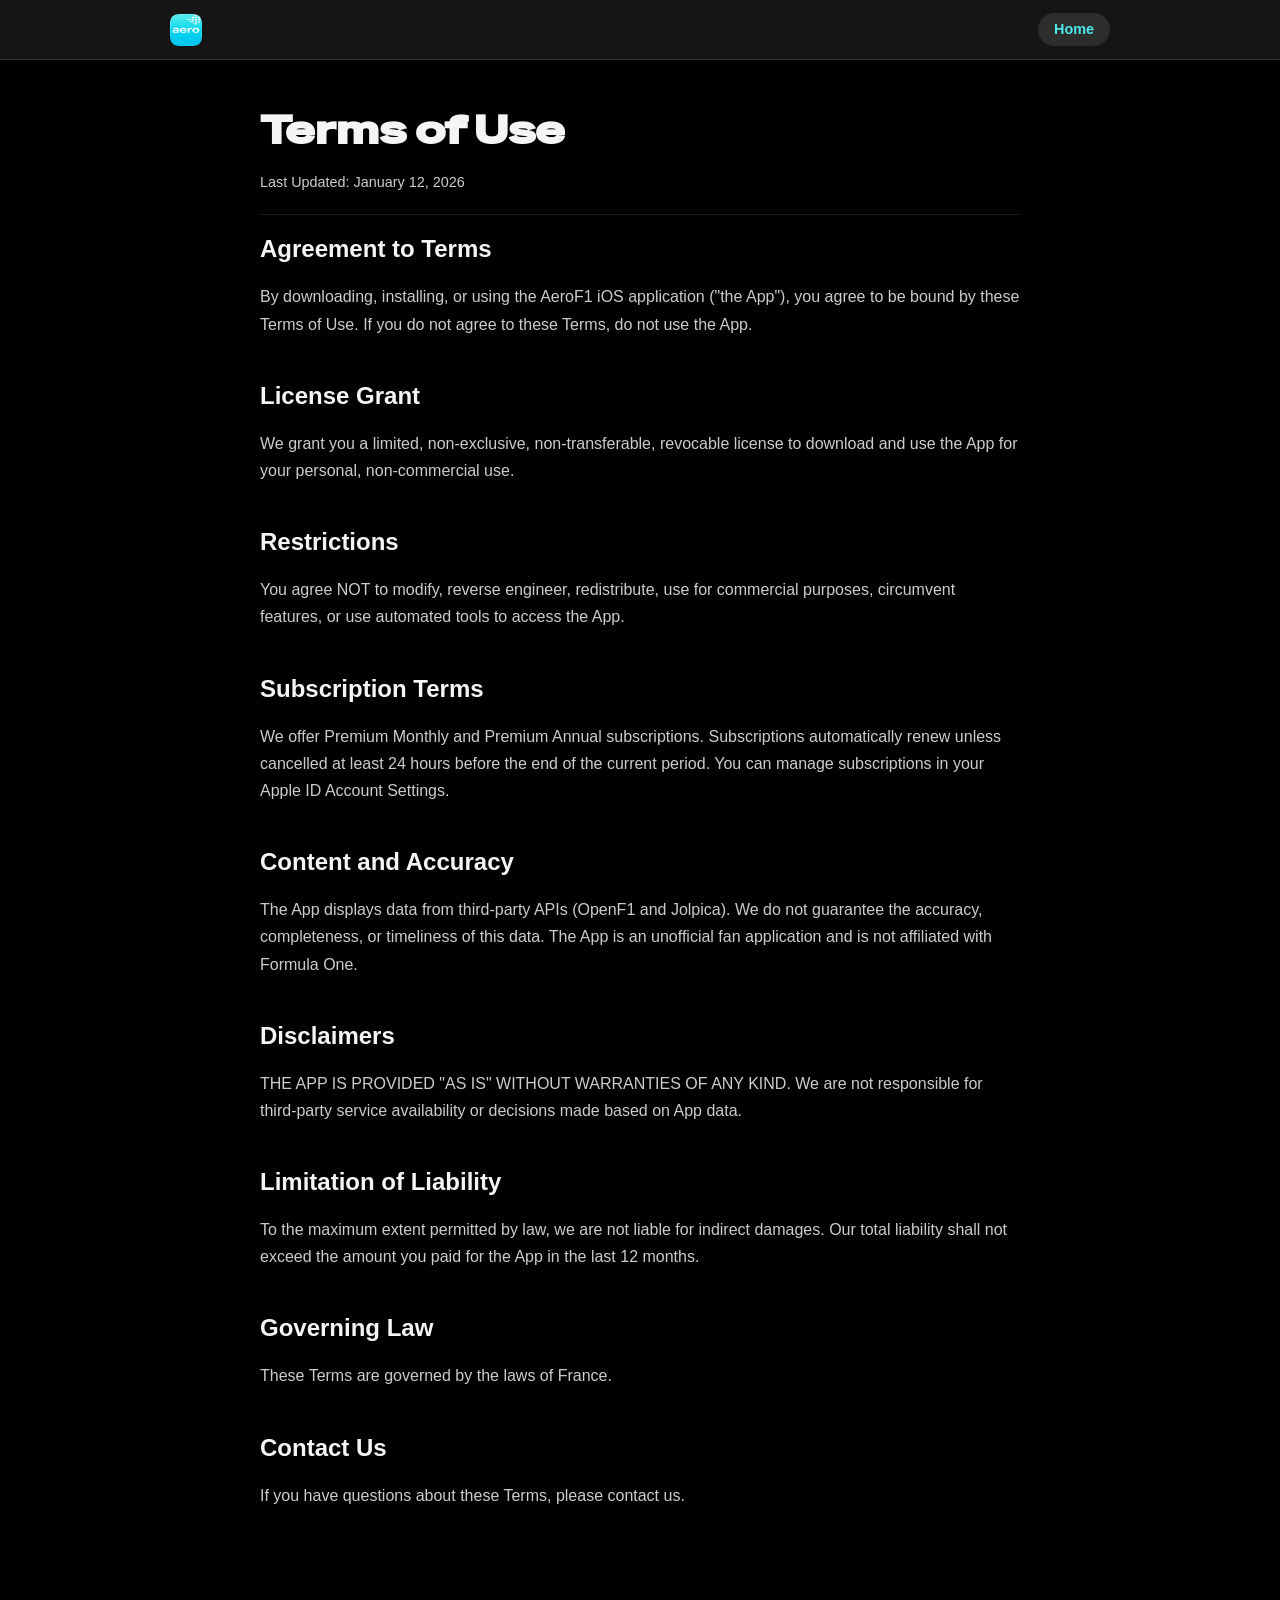
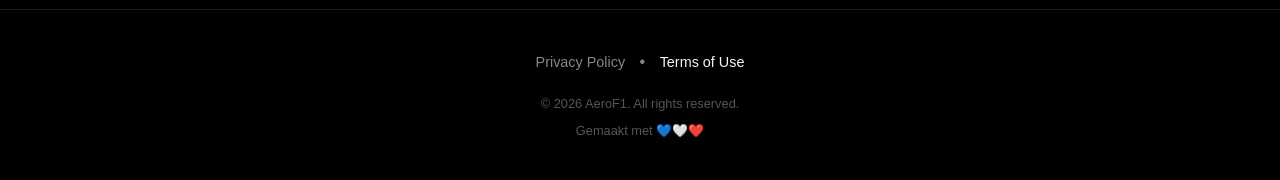
<file: nl/terms-of-use.html>
<!DOCTYPE html>
<html lang="en">
<head>

<!-- Google tag (gtag.js) -->
<script async src="https://www.googletagmanager.com/gtag/js?id=G-MBKY1VMHMM"></script>
<script>
  window.dataLayer = window.dataLayer || [];
  function gtag(){dataLayer.push(arguments);}
  gtag('js', new Date());

  gtag('config', 'G-MBKY1VMHMM');
</script>
    <meta charset="UTF-8">
    <meta name="viewport" content="width=device-width, initial-scale=1.0">
    <title>Terms of Use - AeroF1</title>
    <link rel="stylesheet" href="../style.css">
    <link rel="icon" type="image/png" href="../assets/images/app-icon.png">


</head>
<body>
 <!-- Google Tag Manager (noscript) -->
    <noscript><iframe src="https://www.googletagmanager.com/ns.html?id=GTM-KXSH4BHP" height="0" width="0"
            style="display:none;visibility:hidden"></iframe></noscript>
    <!-- End Google Tag Manager (noscript) -->
    <nav class="glass-nav">
        <div class="nav-content">
            <a href="index.html" class="brand" style="text-decoration: none;">
                <img src="../assets/images/app-icon.png" alt="AeroF1 Logo" class="nav-logo">
            </a>
            <a href="index.html" class="get-button">Home</a>
        </div>
    </nav>

    <main class="legal-page">
        <div class="legal-content">
            <h1>Terms of Use</h1>
            <p class="last-updated">Last Updated: January 12, 2026</p>

            <section>
                <h2>Agreement to Terms</h2>
                <p>By downloading, installing, or using the AeroF1 iOS application ("the App"), you agree to be bound by these Terms of Use. If you do not agree to these Terms, do not use the App.</p>
            </section>

            <section>
                <h2>License Grant</h2>
                <p>We grant you a limited, non-exclusive, non-transferable, revocable license to download and use the App for your personal, non-commercial use.</p>
            </section>

            <section>
                <h2>Restrictions</h2>
                <p>You agree NOT to modify, reverse engineer, redistribute, use for commercial purposes, circumvent features, or use automated tools to access the App.</p>
            </section>

            <section>
                <h2>Subscription Terms</h2>
                <p>We offer Premium Monthly and Premium Annual subscriptions. Subscriptions automatically renew unless cancelled at least 24 hours before the end of the current period. You can manage subscriptions in your Apple ID Account Settings.</p>
            </section>

            <section>
                <h2>Content and Accuracy</h2>
                <p>The App displays data from third-party APIs (OpenF1 and Jolpica). We do not guarantee the accuracy, completeness, or timeliness of this data. The App is an unofficial fan application and is not affiliated with Formula One.</p>
            </section>

            <section>
                <h2>Disclaimers</h2>
                <p>THE APP IS PROVIDED "AS IS" WITHOUT WARRANTIES OF ANY KIND. We are not responsible for third-party service availability or decisions made based on App data.</p>
            </section>

            <section>
                <h2>Limitation of Liability</h2>
                <p>To the maximum extent permitted by law, we are not liable for indirect damages. Our total liability shall not exceed the amount you paid for the App in the last 12 months.</p>
            </section>

            <section>
                <h2>Governing Law</h2>
                <p>These Terms are governed by the laws of France.</p>
            </section>

            <section>
                <h2>Contact Us</h2>
                <p>If you have questions about these Terms, please contact us.</p>
            </section>
        </div>
    </main>

    <footer>
        <div class="footer-links">
            <a href="privacy-policy.html">Privacy Policy</a>
            <span class="separator">•</span>
            <a href="terms-of-use.html" class="active">Terms of Use</a>
        </div>
        <p class="copyright">© 2026 AeroF1. All rights reserved.</p>
        <p class="made-with">Gemaakt met 💙🤍❤️</p>
    </footer>
</body>
</html>
</file>
<file: style.css>
@font-face {
    font-family: 'SpecialGothicExpandedOne';
    src: url('assets/fonts/SpecialGothicExpandedOne-Regular.ttf') format('truetype');
    font-weight: normal;
    font-style: normal;
}

:root {
    --bg-color: #000000;
    --text-color: #f5f5f7;
    --text-secondary: #86868b;
    --accent-color: #4CEAEC;
    --glass-bg: rgba(28, 28, 30, 0.75);
    --card-bg: #1c1c1e;
    --nav-height: 60px;
}

* {
    margin: 0;
    padding: 0;
    box-sizing: border-box;
}

body {
    font-family: -apple-system, BlinkMacSystemFont, "Segoe UI", Roboto, Helvetica, Arial, sans-serif;
    background-color: var(--bg-color);
    color: var(--text-color);
    overflow-x: hidden;
    line-height: 1.5;
    -webkit-font-smoothing: antialiased;
}

/* Background Glow Effect */
.background-glow {
    position: fixed;
    top: -20vh;
    left: 50%;
    transform: translateX(-50%);
    width: 140vw;
    height: 140vw;
    background: radial-gradient(circle, rgba(76, 195, 236, 0.2) 0%, rgba(0,0,0,0) 65%);
    z-index: -1;
    pointer-events: none;
}

@media (max-width: 768px) {
    .background-glow {
        width: 200vw;
        height: 200vw;
        top: -40vw;
        background: radial-gradient(circle, rgba(76, 195, 236, 0.3) 0%, rgba(0,0,0,0) 70%);
    }
}

/* Navigation */
.glass-nav {
    position: fixed;
    top: 0;
    left: 0;
    right: 0;
    height: var(--nav-height);
    background: var(--glass-bg);
    backdrop-filter: blur(20px);
    -webkit-backdrop-filter: blur(20px);
    border-bottom: 1px solid rgba(255, 255, 255, 0.1);
    z-index: 1000;
    display: flex;
    justify-content: center;
}

.nav-content {
    width: 100%;
    max-width: 980px;
    padding: 0 20px;
    display: flex;
    justify-content: space-between;
    align-items: center;
}

.brand {
    display: flex;
    align-items: center;
    gap: 12px;
}

.nav-right {
    display: flex;
    align-items: center;
    gap: 16px;
}

.lang-selector {
    background: transparent;
    border: 1px solid rgba(255, 255, 255, 0.2);
    color: var(--text-color);
    padding: 4px 8px;
    border-radius: 8px;
    font-size: 0.8rem;
    cursor: pointer;
    transition: all 0.2s;
}

.lang-selector:hover {
    background: rgba(255, 255, 255, 0.1);
}

.nav-logo {
    width: 32px;
    /* height: 32px; */
    border-radius: 8px;
}

.nav-title {
    font-family: 'SpecialGothicExpandedOne', sans-serif;
    font-size: 1.2rem;
    letter-spacing: 1px;
    color: var(--text-color);
}

.get-button {
    background: rgba(255, 255, 255, 0.1);
    color: var(--accent-color);
    padding: 6px 16px;
    border-radius: 20px;
    text-decoration: none;
    font-weight: 600;
    font-size: 0.9rem;
    transition: all 0.2s ease;
}

.get-button:hover {
    background: var(--accent-color);
    color: white;
}

/* Hero Section */
.hero {
    padding-top: calc(var(--nav-height) + 60px);
    text-align: center;
    display: flex;
    flex-direction: column;
    align-items: center;
    padding-bottom: 60px;
}

.hero-title {
    font-family: 'SpecialGothicExpandedOne', sans-serif;
    font-size: 4rem;
    margin-bottom: 16px;
    background: linear-gradient(180deg, #FFFFFF 0%, #A0A0A0 100%);
    -webkit-background-clip: text;
    -webkit-text-fill-color: transparent;
    letter-spacing: -1px;
}

.hero-subtitle {
    font-size: 1.5rem;
    color: var(--text-secondary);
    margin-bottom: 40px;
    font-weight: 400;
}

.hero-icon {
    width: 120px;
    height: 120px;
    border-radius: 24px;
    box-shadow: 0 10px 30px rgba(0,0,0,0.5);
    margin-bottom: 24px;
}

/* App Store Button */
.app-store-button {
    display: flex;
    align-items: center;
    background-color: #000;
    border: 1px solid rgba(255, 255, 255, 0.3);
    border-radius: 12px;
    padding: 10px 24px;
    text-decoration: none;
    color: white;
    transition: transform 0.2s ease, border-color 0.2s ease;
    margin-bottom: 60px;
}

.app-store-button:hover {
    transform: scale(1.02);
    border-color: rgba(255, 255, 255, 0.6);
}

.apple-logo {
    width: 24px;
    height: 24px;
    fill: white;
    margin-right: 12px;
}

.btn-text {
    display: flex;
    flex-direction: column;
    align-items: flex-start;
    line-height: 1.1;
}

.small-text {
    font-size: 0.7rem;
    font-weight: 400;
}

.big-text {
    font-size: 1.2rem;
    font-weight: 600;
}

/* Hero Image */
.hero-image-container {
    position: relative;
    width: 100%;
    max-width: 300px;
    perspective: 1000px;
}

.hero-image {
    width: 150%;
    position: relative;
    rotate: 15deg;
    z-index: 10;
    margin-left: -75px;
    transition: transform 0.3s ease;
    animation: float 6s ease-in-out infinite;
}

.glow-behind {
    position: absolute;
    top: 50%;
    left: 50%;
    transform: translate(-50%, -50%);
    width: 90%;
    height: 90%;
    background: var(--accent-color);
    filter: blur(80px);
    opacity: 0.3;
    z-index: 1;
}

@keyframes float {
    0% { transform: translateY(0px); }
    50% { transform: translateY(-15px); }
    100% { transform: translateY(0px); }
}

/* Features Section */
.features {
    display: grid;
    grid-template-columns: repeat(auto-fit, minmax(280px, 1fr));
    gap: 40px;
    max-width: 980px;
    margin: 0 auto;
    padding: 80px 20px;
}

.feature-card {
    background: var(--card-bg);
    padding: 40px 30px;
    border-radius: 24px;
    text-align: center;
    border: 1px solid rgba(255, 255, 255, 0.05);
    transition: transform 0.3s ease;
}

.feature-card:hover {
    transform: translateY(-5px);
    background: rgba(255, 255, 255, 0.08);
}

.feature-icon {
    font-size: 3rem;
    margin-bottom: 20px;
}

.feature-card h3 {
    font-size: 1.3rem;
    margin-bottom: 12px;
    color: var(--text-color);
}

.feature-card p {
    color: var(--text-secondary);
    font-size: 1rem;
    line-height: 1.6;
}

/* Quote Section */
.quote-section {
    text-align: center;
    padding: 80px 20px;
    background: linear-gradient(180deg, var(--bg-color) 0%, #111 100%);
}

blockquote {
    font-family: 'SpecialGothicExpandedOne', sans-serif;
    font-size: 1.8rem;
    color: var(--text-color);
    opacity: 0.8;
}

/* Footer */
footer {
    border-top: 1px solid rgba(255, 255, 255, 0.1);
    padding: 40px 20px;
    text-align: center;
    background: var(--bg-color);
}

.footer-links {
    margin-bottom: 20px;
}

.footer-links a {
    color: var(--text-secondary);
    text-decoration: none;
    font-size: 0.9rem;
    transition: color 0.2s;
}

.footer-links a:hover {
    color: var(--text-color);
}

.separator {
    color: var(--text-secondary);
    margin: 0 10px;
}

.copyright {
    color: #555;
    font-size: 0.8rem;
    margin-bottom: 8px;
}

.made-with {
    color: #555;
    font-size: 0.8rem;
    margin-top: 4px;
}

/* Legal Pages */
.legal-page {
    padding-top: calc(var(--nav-height) + 40px);
    padding-bottom: 60px;
    background-color: var(--bg-color);
    min-height: 100vh;
}

.legal-content {
    max-width: 800px;
    margin: 0 auto;
    padding: 0 20px;
}

.legal-content h1 {
    font-family: 'SpecialGothicExpandedOne', sans-serif;
    font-size: 2.5rem;
    margin-bottom: 10px;
    color: var(--text-color);
}

.last-updated {
    color: var(--text-secondary);
    font-size: 0.9rem;
    margin-bottom: 40px;
    padding-bottom: 20px;
    border-bottom: 1px solid rgba(255, 255, 255, 0.1);
}

.legal-content section {
    margin-bottom: 40px;
}

.legal-content h2 {
    font-size: 1.5rem;
    margin-bottom: 16px;
    color: var(--text-color);
}

.legal-content h3 {
    font-size: 1.1rem;
    margin-top: 24px;
    margin-bottom: 12px;
    color: var(--text-color);
}

.legal-content p {
    color: #ccc;
    line-height: 1.7;
    margin-bottom: 16px;
}

.legal-content ul {
    list-style-type: disc;
    margin-left: 20px;
    margin-bottom: 16px;
    color: #ccc;
}

.legal-content li {
    margin-bottom: 8px;
    line-height: 1.6;
}

.legal-content strong {
    color: var(--text-color);
}

.footer-links a.active {
    color: var(--text-color);
    font-weight: 500;
}
</file>
